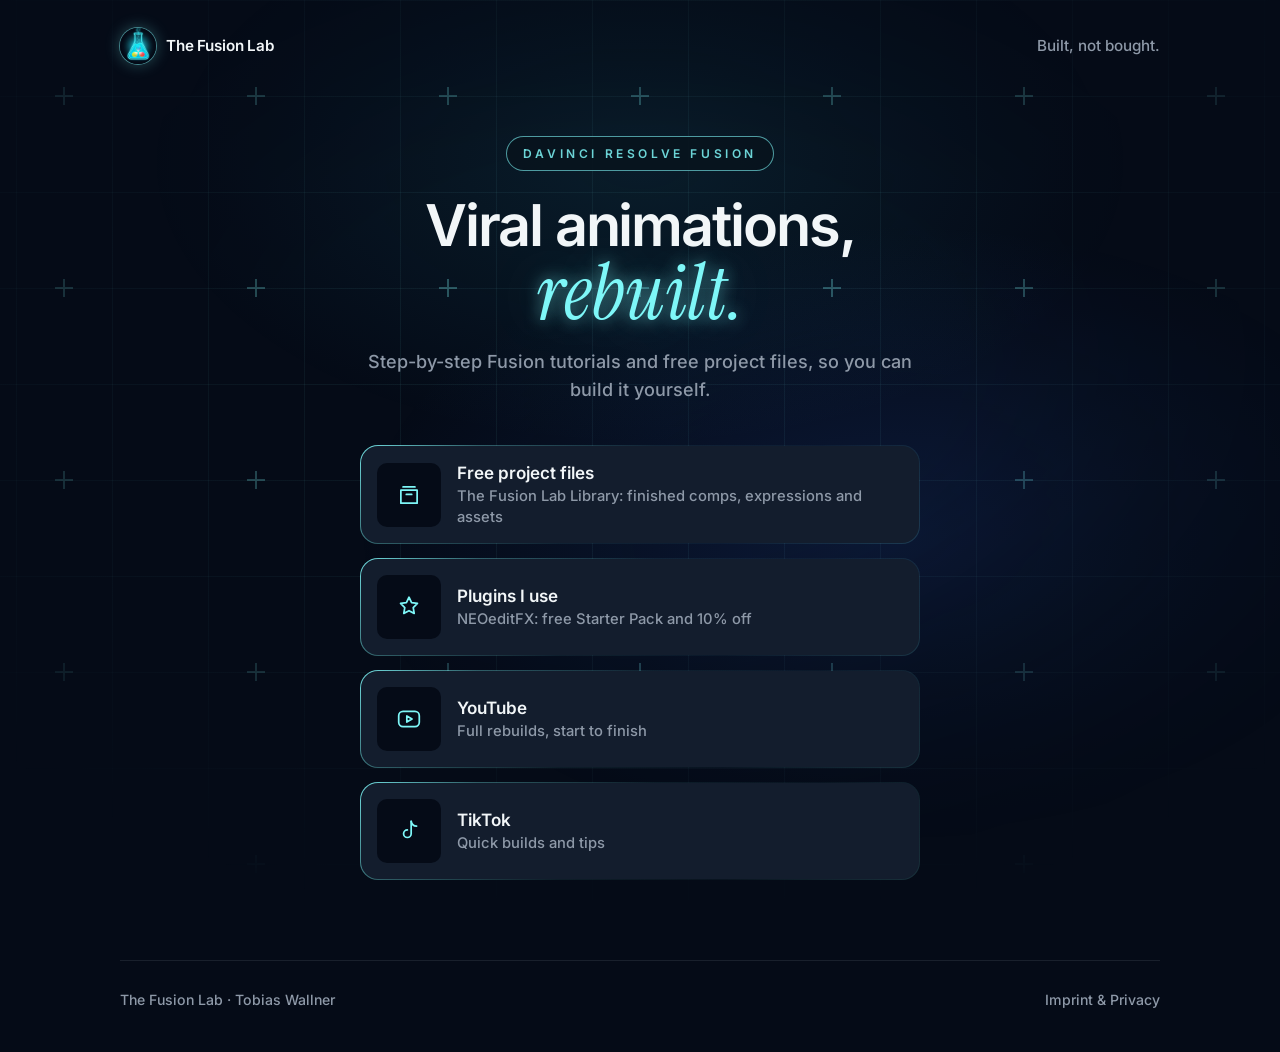
<file: index.html>
<!doctype html>
<html lang="en">
<head>
  <meta charset="utf-8">
  <meta name="viewport" content="width=device-width, initial-scale=1">
  <title>The Fusion Lab · DaVinci Resolve Fusion tutorials and free project files</title>
  <meta name="description" content="Viral motion graphics rebuilt in DaVinci Resolve Fusion. Free project files, tutorials on YouTube and TikTok.">
  <meta property="og:title" content="The Fusion Lab">
  <meta property="og:description" content="Viral motion graphics rebuilt in DaVinci Resolve Fusion. Built, not bought.">
  <meta property="og:image" content="https://thefusionlabfx.com/assets/logo-512.jpg">
  <meta name="theme-color" content="#050B17">
  <link rel="preload" href="assets/fonts/inter-var.woff2" as="font" type="font/woff2" crossorigin>
  <link rel="icon" type="image/png" href="assets/favicon-64.png">
  <link rel="apple-touch-icon" href="assets/apple-touch-icon.png">
  <link rel="stylesheet" href="assets/site.css?v=20261121b">
  <style>
    .hub { max-width: 560px; margin: 0 auto; padding: 72px 0 80px; text-align: center; }
    .hub h1 { margin: 24px 0 0; font-size: clamp(2.4rem, 8vw, 3.6rem); line-height: 1.05; letter-spacing: -.035em; font-weight: 600; }
    .hub .lead { margin-top: 18px; }
    .links { display: grid; gap: 14px; margin-top: 40px; text-align: left; }
    .links a.card { display: flex; gap: 16px; align-items: center; padding: 16px; color: var(--white); text-decoration: none; transition: transform .15s ease; }
    .links a.card:hover { transform: translateY(-2px); }
    .links img { width: 64px; height: 64px; border-radius: 10px; object-fit: cover; flex: none; }
    .links .ico { width: 64px; height: 64px; border-radius: 10px; background: var(--navy); display: grid; place-items: center; flex: none; }
    .links .ico svg { width: 26px; height: 26px; stroke: var(--cyan); fill: none; stroke-width: 1.6; stroke-linecap: round; stroke-linejoin: round; }
    .links strong { display: block; font-weight: 600; }
    .links span span { display: block; margin-top: 2px; color: var(--grey); font-size: .92rem; line-height: 1.4; }
    .links strong { line-height: 1.3; }
  </style>
</head>
<body>
  <div class="wrap">
    <header class="top">
      <a class="brand" href="./"><img src="assets/logo-192.jpg" width="36" height="36" alt="">The Fusion Lab</a>
      <span class="claim">Built, not bought.</span>
    </header>

    <main class="hub">
      <span class="pill rise d1">DaVinci Resolve Fusion</span>
      <h1 class="rise d2">Viral animations, <span class="special inline">rebuilt.</span></h1>
      <p class="lead rise d3">Step-by-step Fusion tutorials and free project files, so you can build it yourself.</p>

      <nav class="links rise d4">
        <a class="card" href="library/">
          <span class="ico"><svg viewBox="0 0 24 24"><path d="M4.5 7.5h15v12h-15z"/><path d="M6.5 4.5h11M9.5 11.5h5"/></svg></span>
          <span><strong>Free project files</strong><span>The Fusion Lab Library: finished comps, expressions and assets</span></span>
        </a>
        <a class="card" href="tools/">
          <span class="ico"><svg viewBox="0 0 24 24"><path d="M12 3l2.4 4.9 5.4.8-3.9 3.8.9 5.4L12 15.4 7.2 17.9l.9-5.4-3.9-3.8 5.4-.8z"/></svg></span>
          <span><strong>Plugins I use</strong><span>NEOeditFX: free Starter Pack and 10% off</span></span>
        </a>
        <a class="card" href="https://www.youtube.com/@thefusionlabfx?sub_confirmation=1">
          <span class="ico"><svg viewBox="0 0 24 24"><rect x="2.5" y="5" width="19" height="14" rx="4"/><path d="M10 9.2v5.6l4.8-2.8z"/></svg></span>
          <span><strong>YouTube</strong><span>Full rebuilds, start to finish</span></span>
        </a>
        <a class="card" href="https://www.tiktok.com/@thefusionlabfx">
          <span class="ico"><svg viewBox="0 0 24 24"><path d="M14 3v11.5a3.5 3.5 0 1 1-3.5-3.5"/><path d="M14 3c.4 2.6 2.2 4.4 5 4.6"/></svg></span>
          <span><strong>TikTok</strong><span>Quick builds and tips</span></span>
        </a>
      </nav>
    </main>

    <footer class="foot">
      <span>The Fusion Lab · Tobias Wallner</span>
      <nav><a href="legal.html">Imprint &amp; Privacy</a></nav>
    </footer>
  </div>
  <!-- Cloudflare Web Analytics (cookielos, siehe legal.html#privacy) -->
  <script type="module" src="https://static.cloudflareinsights.com/beacon.min.js" data-cf-beacon='{"token": "582ed70f904c4263ada892747ebbc93d"}'></script>
</body>
</html>
</file>
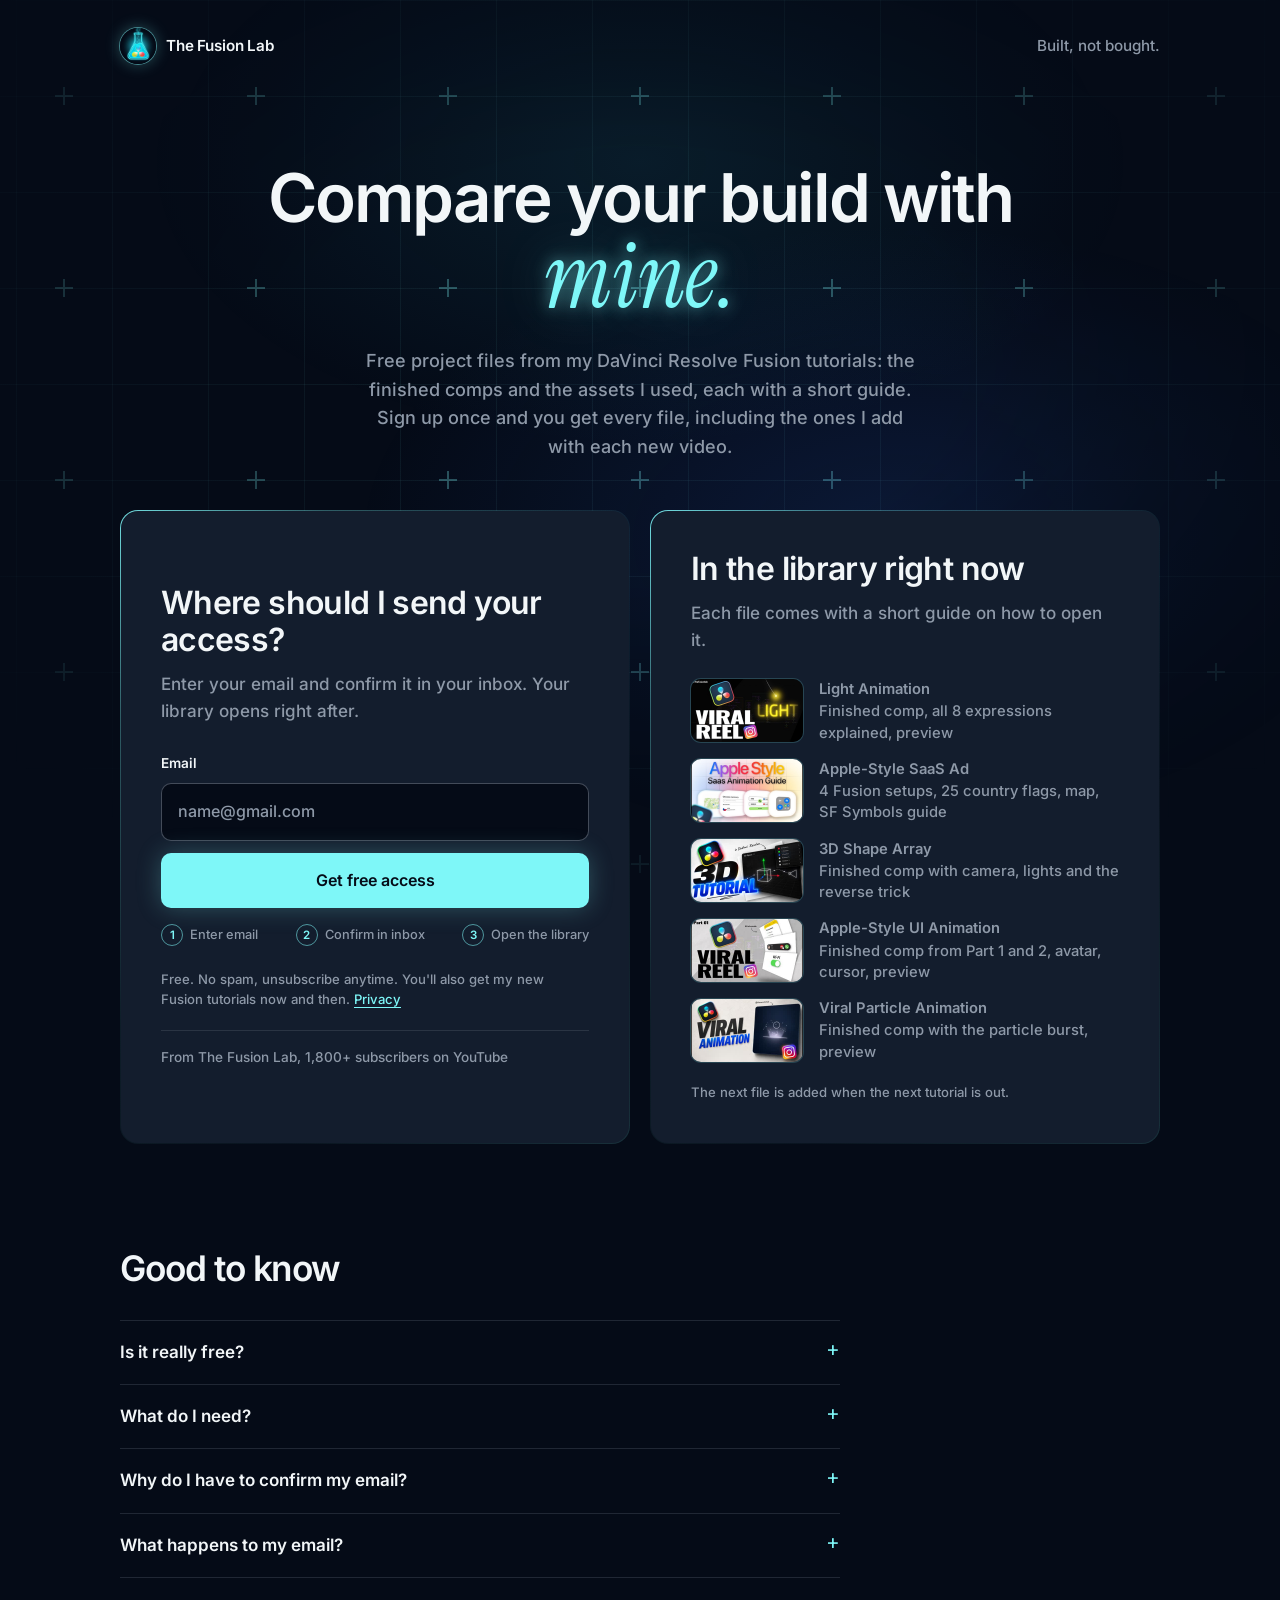
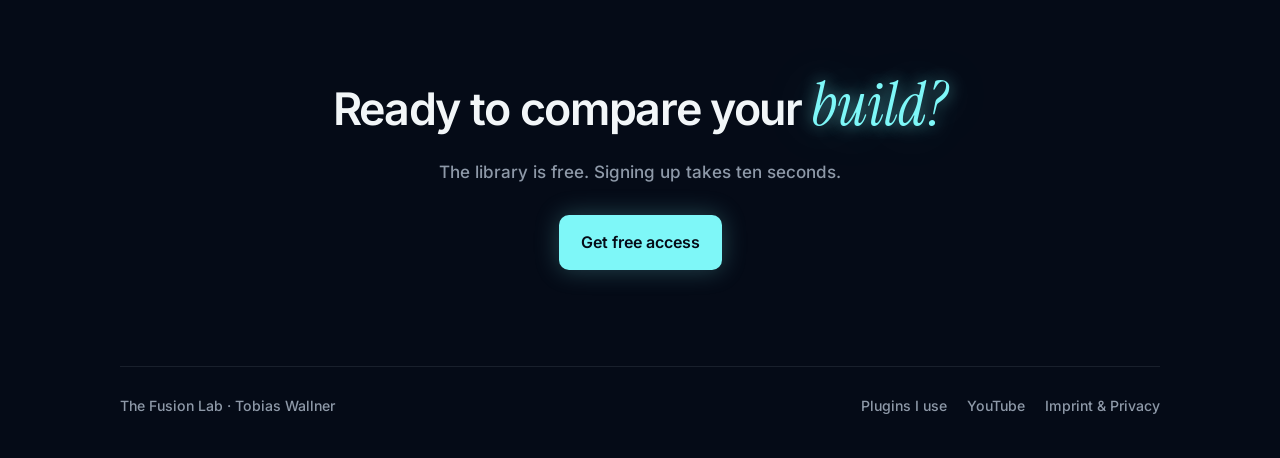
<file: library/index.html>
<!doctype html>
<html lang="en">
<head>
  <meta charset="utf-8">
  <meta name="viewport" content="width=device-width, initial-scale=1">
  <title>Free Fusion project files · The Fusion Lab Library</title>
  <meta name="description" content="Free DaVinci Resolve Fusion project files from The Fusion Lab tutorials: finished comps, every expression as text and the assets. Sign up once, get every file.">
  <meta property="og:title" content="The Fusion Lab Library: free Fusion project files">
  <meta property="og:description" content="Finished comps, every expression as text and the assets from my DaVinci Resolve Fusion tutorials. Free.">
  <meta property="og:type" content="website">
  <meta property="og:image" content="https://thefusionlabfx.com/assets/logo-512.jpg">
  <meta property="og:url" content="https://thefusionlabfx.com/library/">
  <meta name="theme-color" content="#050B17">
  <link rel="preload" href="../assets/fonts/inter-var.woff2" as="font" type="font/woff2" crossorigin>
  <link rel="icon" type="image/png" href="../assets/favicon-64.png">
  <link rel="apple-touch-icon" href="../assets/apple-touch-icon.png">
  <link rel="stylesheet" href="../assets/site.css?v=20261121b">
</head>
<body>
  <div class="wrap">
    <header class="top">
      <a class="brand" href="../"><img src="../assets/logo-192.jpg" width="36" height="36" alt="">The Fusion Lab</a>
      <span class="claim">Built, not bought.</span>
    </header>

    <main>
      <section class="hero">
        <h1 class="rise d1 h-offer">Compare your build with <span class="special inline">mine.</span></h1>
        <p class="lead rise d2">Free project files from my DaVinci Resolve Fusion tutorials: the finished comps and the assets I used, each with a short guide. Sign up once and you get every file, including the ones I add with each new video.</p>
      </section>

      <section class="offer">
        <div class="card signup rise d3">
          <h2>Where should I send your access?</h2>
          <p>Enter your email and confirm it in your inbox. Your library opens right after.</p>

          <!-- Formular geht an Kit-Formular "Library" (Bestätigung führt in die private Library). -->
          <form id="signup" action="https://app.kit.com/forms/10219867/subscriptions" method="post" data-thanks="thanks.html" novalidate>
            <label class="field-label" for="email">Email</label>
            <input id="email" type="email" name="email_address" placeholder="name@gmail.com" autocomplete="email" inputmode="email" autocapitalize="off" spellcheck="false" required>
            <p class="hint" id="typo" hidden></p>
            <button class="btn" type="submit">Get free access</button>
            <p class="error" id="form-error" role="alert" aria-live="polite"></p>
            <ol class="steps" aria-label="How it works">
              <li><b>1</b>Enter email</li>
              <li><b>2</b>Confirm in inbox</li>
              <li><b>3</b>Open the library</li>
            </ol>
            <p class="fine">Free. No spam, unsubscribe anytime. You'll also get my new Fusion tutorials now and then. <a href="../legal.html#privacy">Privacy</a></p>
          </form>
          <p class="proof">From The Fusion Lab, 1,800+ subscribers on YouTube</p>
        </div>

        <div class="card signup rise d4">
          <h2>In the library right now</h2>
          <p>Each file comes with a short guide on how to open it.</p>
          <ul class="shelf-preview" style="margin-top:24px">
            <li><img src="../assets/lib-light.jpg" width="224" height="126" alt=""><span><strong>Light Animation</strong><span>Finished comp, all 8 expressions explained, preview</span></span></li>
            <li><img src="../assets/lib-saas.jpg" width="224" height="126" alt=""><span><strong>Apple-Style SaaS Ad</strong><span>4 Fusion setups, 25 country flags, map, SF Symbols guide</span></span></li>
            <li><img src="../assets/lib-shape3d.jpg" width="224" height="126" alt="" loading="lazy"><span><strong>3D Shape Array</strong><span>Finished comp with camera, lights and the reverse trick</span></span></li>
            <li><img src="../assets/lib-apple.jpg" width="224" height="126" alt="" loading="lazy"><span><strong>Apple-Style UI Animation</strong><span>Finished comp from Part 1 and 2, avatar, cursor, preview</span></span></li>
            <li><img src="../assets/lib-viral.jpg" width="224" height="126" alt="" loading="lazy"><span><strong>Viral Particle Animation</strong><span>Finished comp with the particle burst, preview</span></span></li>
          </ul>
          <p class="fine" style="margin-top:20px">The next file is added when the next tutorial is out.</p>
        </div>
      </section>

      <section class="section faq">
        <h2>Good to know</h2>
        <details>
          <summary>Is it really free?</summary>
          <p>Yes. Enter your email, confirm it, and the library opens with every file.</p>
        </details>
        <details>
          <summary>What do I need?</summary>
          <p>DaVinci Resolve. Each file says which version it was built in and whether it needs anything else, like a font or a plugin.</p>
        </details>
        <details>
          <summary>Why do I have to confirm my email?</summary>
          <p>So the access goes to you and nobody can sign you up without asking. It's one click in the email.</p>
        </details>
        <details>
          <summary>What happens to my email?</summary>
          <p>It's stored with Kit, the email service I use, only to send you the library and my emails. Every email has an unsubscribe link. Details in the <a href="../legal.html#privacy">privacy notice</a>.</p>
        </details>
      </section>

      <section class="section final-cta">
        <h2>Ready to compare your <span class="special inline">build?</span></h2>
        <p>The library is free. Signing up takes ten seconds.</p>
        <a class="btn" href="#email" id="to-form">Get free access</a>
      </section>
    </main>

    <footer class="foot">
      <span>The Fusion Lab · Tobias Wallner</span>
      <nav>
        <a href="../tools/">Plugins I use</a>
        <a href="https://www.youtube.com/@thefusionlabfx">YouTube</a>
        <a href="../legal.html">Imprint &amp; Privacy</a>
      </nav>
    </footer>
  </div>

  <script>
    // Sendet die E-Mail im Hintergrund an Kit und leitet bei Erfolg auf die Danke-Seite.
    // Ohne JavaScript oder bei Netzwerkfehlern geht das Formular normal an Kit.
    (function () {
      var form = document.getElementById("signup");
      var input = form.email_address;
      var btn = form.querySelector("button");
      var err = document.getElementById("form-error");
      var typo = document.getElementById("typo");
      var label = btn.textContent;
      var DOMAINS = ["gmail.com", "yahoo.com", "hotmail.com", "outlook.com", "icloud.com", "live.com",
                     "rediffmail.com", "yahoo.co.in", "protonmail.com", "gmx.de", "gmx.at", "web.de"];

      function dist(a, b) {
        var m = [], i, j;
        for (i = 0; i <= a.length; i++) { m[i] = [i]; }
        for (j = 0; j <= b.length; j++) { m[0][j] = j; }
        for (i = 1; i <= a.length; i++) {
          for (j = 1; j <= b.length; j++) {
            m[i][j] = Math.min(m[i - 1][j] + 1, m[i][j - 1] + 1, m[i - 1][j - 1] + (a[i - 1] === b[j - 1] ? 0 : 1));
          }
        }
        return m[a.length][b.length];
      }

      // Tippfehler in der Domain erkennen, z. B. gmial.com oder gmail.con
      function suggest() {
        var v = input.value.trim().toLowerCase(), at = v.lastIndexOf("@");
        typo.hidden = true;
        if (at < 1) { return; }
        var dom = v.slice(at + 1);
        if (!dom || DOMAINS.indexOf(dom) !== -1) { return; }
        var best = null, bestD = 3;
        DOMAINS.forEach(function (d) { var x = dist(dom, d); if (x < bestD) { bestD = x; best = d; } });
        if (best) {
          var fixed = v.slice(0, at + 1) + best;
          var b = document.createElement("button");
          b.type = "button"; b.className = "link"; b.textContent = fixed;
          b.onclick = function () { input.value = fixed; typo.hidden = true; input.focus(); };
          typo.textContent = "Did you mean ";
          typo.appendChild(b);
          typo.appendChild(document.createTextNode("?"));
          typo.hidden = false;
        }
      }
      input.addEventListener("blur", suggest);
      input.addEventListener("input", function () { err.textContent = ""; if (!typo.hidden) { suggest(); } });

      form.addEventListener("submit", function (e) {
        e.preventDefault();
        var email = input.value.trim();
        if (!/^[^\s@]+@[^\s@]+\.[^\s@]+$/.test(email)) {
          err.textContent = "Please enter a valid email address, for example name@gmail.com.";
          input.focus();
          return;
        }
        err.textContent = "";
        btn.disabled = true;
        btn.textContent = "Sending…";
        try { sessionStorage.setItem("tfl_email", email); } catch (x) {}

        fetch(form.action, {
          method: "POST",
          headers: { "Accept": "application/json" },
          body: new URLSearchParams(new FormData(form))
        })
          .then(function (res) { return res.json().then(function (data) { return { ok: res.ok, data: data }; }); })
          .then(function (r) {
            if (r.ok && r.data && r.data.status !== "failed") {
              window.location.href = form.getAttribute("data-thanks");
              return;
            }
            var msg = r.data && r.data.errors && r.data.errors.messages && r.data.errors.messages[0];
            err.textContent = msg || "Something went wrong. Please try again.";
            btn.disabled = false;
            btn.textContent = label;
          })
          .catch(function () { form.submit(); });
      });

      // Zweiter Button am Seitenende: zum Feld springen und es aktivieren
      var to = document.getElementById("to-form");
      if (to) {
        to.addEventListener("click", function (e) {
          e.preventDefault();
          input.scrollIntoView({ behavior: "smooth", block: "center" });
          setTimeout(function () { input.focus({ preventScroll: true }); }, 450);
        });
      }
    })();
  </script>
  <!-- Cloudflare Web Analytics (cookielos, siehe legal.html#privacy) -->
  <script type="module" src="https://static.cloudflareinsights.com/beacon.min.js" data-cf-beacon='{"token": "582ed70f904c4263ada892747ebbc93d"}'></script>
</body>
</html>
</file>
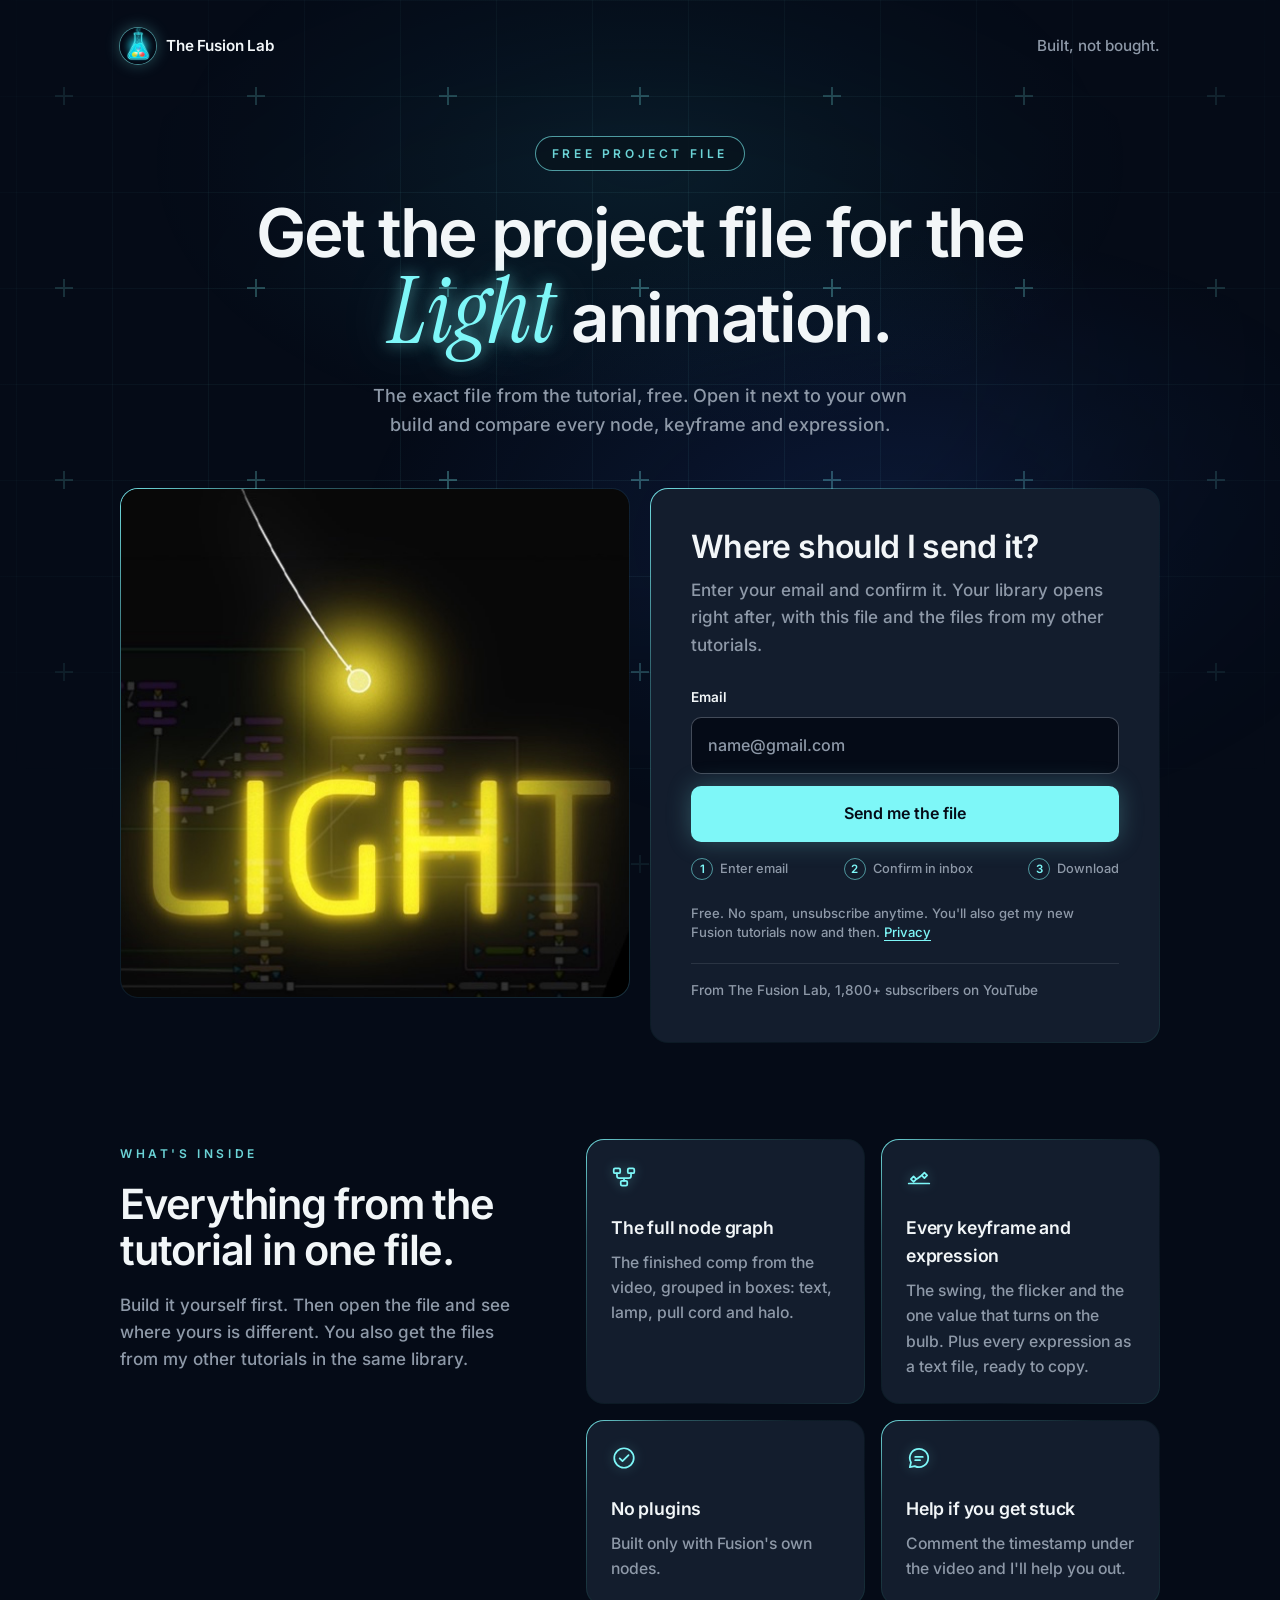
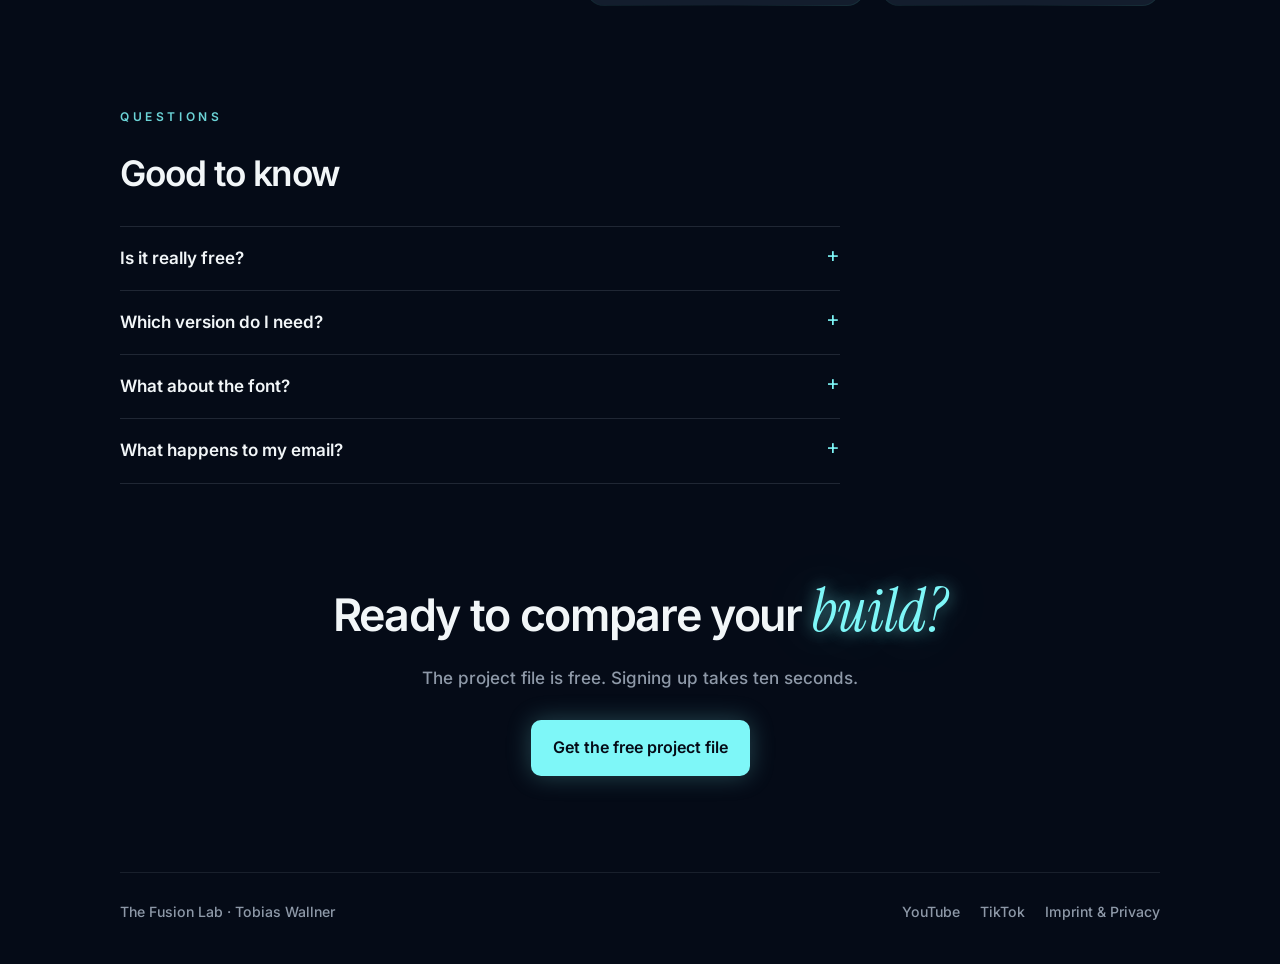
<file: light/index.html>
<!doctype html>
<html lang="en">
<head>
  <meta charset="utf-8">
  <meta name="viewport" content="width=device-width, initial-scale=1">
  <title>Free project file: Light Animation in DaVinci Resolve Fusion</title>
  <meta name="description" content="Get the free project file for the Light Animation tutorial. Every node, keyframe and expression from the video, built in DaVinci Resolve Fusion with no plugins.">
  <meta property="og:title" content="Free project file: Light Animation in DaVinci Resolve Fusion">
  <meta property="og:description" content="Every node, keyframe and expression from the tutorial. Built in Fusion, no plugins.">
  <meta property="og:type" content="website">
  <meta property="og:image" content="https://thefusionlabfx.com/assets/light-square.jpg">
  <meta property="og:url" content="https://thefusionlabfx.com/light/">
  <meta name="theme-color" content="#050B17">
  <link rel="preload" href="../assets/fonts/inter-var.woff2" as="font" type="font/woff2" crossorigin>
  <link rel="icon" type="image/png" href="../assets/favicon-64.png">
  <link rel="apple-touch-icon" href="../assets/apple-touch-icon.png">
  <link rel="stylesheet" href="../assets/site.css?v=20261121b">
</head>
<body>
  <div class="wrap">
    <header class="top">
      <a class="brand" href="../"><img src="../assets/logo-192.jpg" width="36" height="36" alt="">The Fusion Lab</a>
      <span class="claim">Built, not bought.</span>
    </header>

    <main>
      <section class="hero">
        <span class="pill rise d1">Free project file</span>
        <h1 class="rise d2 h-offer">Get the project file for the <span class="special inline">Light</span> animation.</h1>
        <p class="lead rise d3">The exact file from the tutorial, free. Open it next to your own build and compare every node, keyframe and expression.</p>
      </section>

      <section class="offer">
        <div class="card media rise d4">
          <img src="../assets/light-square.jpg" width="1020" height="1020" alt="The glowing LIGHT text with a swinging bulb, built in DaVinci Resolve Fusion">
        </div>

        <div class="card signup rise d5">
          <h2>Where should I send it?</h2>
          <p>Enter your email and confirm it. Your library opens right after, with this file and the files from my other tutorials.</p>

          <!-- Formular geht an die Kit-Landing-Page 10209121 (Bestätigungs-Mail mit Download, Automation, Willkommens-Serie). -->
          <form id="signup" action="https://app.kit.com/forms/10209121/subscriptions" method="post" data-thanks="thanks.html" novalidate>
            <label class="field-label" for="email">Email</label>
            <input id="email" type="email" name="email_address" placeholder="name@gmail.com" autocomplete="email" inputmode="email" autocapitalize="off" spellcheck="false" required>
            <p class="hint" id="typo" hidden></p>
            <button class="btn" type="submit">Send me the file</button>
            <p class="error" id="form-error" role="alert" aria-live="polite"></p>
            <ol class="steps" aria-label="How it works">
              <li><b>1</b>Enter email</li>
              <li><b>2</b>Confirm in inbox</li>
              <li><b>3</b>Download</li>
            </ol>
            <p class="fine">Free. No spam, unsubscribe anytime. You'll also get my new Fusion tutorials now and then. <a href="../legal.html#privacy">Privacy</a></p>
          </form>
          <p class="proof">From The Fusion Lab, 1,800+ subscribers on YouTube</p>
        </div>
      </section>

      <section class="section">
        <div class="inside">
          <div class="intro">
            <span class="label">What's inside</span>
            <h2>Everything from the tutorial in one file.</h2>
            <p>Build it yourself first. Then open the file and see where yours is different. You also get the files from my other tutorials in the same library.</p>
          </div>

          <div class="features">
            <div class="card feature">
              <svg viewBox="0 0 24 24" aria-hidden="true"><rect x="2.5" y="4" width="6" height="4.5" rx="1.2"/><rect x="15.5" y="4" width="6" height="4.5" rx="1.2"/><rect x="9" y="15.5" width="6" height="4.5" rx="1.2"/><path d="M5.5 8.5v2.5a2 2 0 0 0 2 2h9a2 2 0 0 0 2-2V8.5M12 13v2.5"/></svg>
              <h3>The full node graph</h3>
              <p>The finished comp from the video, grouped in boxes: text, lamp, pull cord and halo.</p>
            </div>
            <div class="card feature">
              <svg viewBox="0 0 24 24" aria-hidden="true"><path d="M2.5 18h19"/><path d="M7 11.5l2.5 2.5L7 16.5 4.5 14z"/><path d="M17 8l2.5 2.5L17 13l-2.5-2.5z"/><path d="M9.5 14c2-1 3.5-2.5 5-3.5"/></svg>
              <h3>Every keyframe and expression</h3>
              <p>The swing, the flicker and the one value that turns on the bulb. Plus every expression as a text file, ready to copy.</p>
            </div>
            <div class="card feature">
              <svg viewBox="0 0 24 24" aria-hidden="true"><circle cx="12" cy="12" r="9"/><path d="M8 12.3l2.6 2.6L16.2 9.3"/></svg>
              <h3>No plugins</h3>
              <p>Built only with Fusion's own nodes.</p>
            </div>
            <div class="card feature">
              <svg viewBox="0 0 24 24" aria-hidden="true"><path d="M20.5 12a8.5 8.5 0 0 1-12.4 7.5L3.5 20.5l1.1-4.3A8.5 8.5 0 1 1 20.5 12z"/><path d="M8.5 11h7M8.5 14h4.5"/></svg>
              <h3>Help if you get stuck</h3>
              <p>Comment the timestamp under the video and I'll help you out.</p>
            </div>
          </div>
        </div>
      </section>

      <section class="section faq">
        <span class="label">Questions</span>
        <h2>Good to know</h2>
        <details>
          <summary>Is it really free?</summary>
          <p>Yes. Enter your email, confirm it, and your library opens with the file at the top.</p>
        </details>
        <details>
          <summary>Which version do I need?</summary>
          <p>It was built in DaVinci Resolve 21 with Fusion's own nodes only, no plugins. Older versions may not open it correctly.</p>
        </details>
        <details>
          <summary>What about the font?</summary>
          <p>The text uses Neo Sans Arabic, a commercial font. If you don't have it, Fusion uses another font and everything else works the same.</p>
        </details>
        <details>
          <summary>What happens to my email?</summary>
          <p>It's stored with Kit, the email service I use, only to send you the file and my emails. Every email has an unsubscribe link. Details in the <a href="../legal.html#privacy">privacy notice</a>.</p>
        </details>
      </section>

      <section class="section final-cta">
        <h2>Ready to compare your <span class="special inline">build?</span></h2>
        <p>The project file is free. Signing up takes ten seconds.</p>
        <a class="btn" href="#email" id="to-form">Get the free project file</a>
      </section>
    </main>

    <footer class="foot">
      <span>The Fusion Lab · Tobias Wallner</span>
      <nav>
        <a href="https://www.youtube.com/@thefusionlabfx">YouTube</a>
        <a href="https://www.tiktok.com/@thefusionlabfx">TikTok</a>
        <a href="../legal.html">Imprint &amp; Privacy</a>
      </nav>
    </footer>
  </div>

  <script>
    // Sendet die E-Mail im Hintergrund an Kit und leitet bei Erfolg auf die Danke-Seite.
    // Ohne JavaScript oder bei Netzwerkfehlern geht das Formular normal an Kit.
    (function () {
      var form = document.getElementById("signup");
      var input = form.email_address;
      var btn = form.querySelector("button");
      var err = document.getElementById("form-error");
      var typo = document.getElementById("typo");
      var label = btn.textContent;
      var DOMAINS = ["gmail.com", "yahoo.com", "hotmail.com", "outlook.com", "icloud.com", "live.com",
                     "rediffmail.com", "yahoo.co.in", "protonmail.com", "gmx.de", "gmx.at", "web.de"];

      function dist(a, b) {
        var m = [], i, j;
        for (i = 0; i <= a.length; i++) { m[i] = [i]; }
        for (j = 0; j <= b.length; j++) { m[0][j] = j; }
        for (i = 1; i <= a.length; i++) {
          for (j = 1; j <= b.length; j++) {
            m[i][j] = Math.min(m[i - 1][j] + 1, m[i][j - 1] + 1, m[i - 1][j - 1] + (a[i - 1] === b[j - 1] ? 0 : 1));
          }
        }
        return m[a.length][b.length];
      }

      // Tippfehler in der Domain erkennen, z. B. gmial.com oder gmail.con
      function suggest() {
        var v = input.value.trim().toLowerCase(), at = v.lastIndexOf("@");
        typo.hidden = true;
        if (at < 1) { return; }
        var dom = v.slice(at + 1);
        if (!dom || DOMAINS.indexOf(dom) !== -1) { return; }
        var best = null, bestD = 3;
        DOMAINS.forEach(function (d) { var x = dist(dom, d); if (x < bestD) { bestD = x; best = d; } });
        if (best) {
          var fixed = v.slice(0, at + 1) + best;
          var b = document.createElement("button");
          b.type = "button"; b.className = "link"; b.textContent = fixed;
          b.onclick = function () { input.value = fixed; typo.hidden = true; input.focus(); };
          typo.textContent = "Did you mean ";
          typo.appendChild(b);
          typo.appendChild(document.createTextNode("?"));
          typo.hidden = false;
        }
      }
      input.addEventListener("blur", suggest);
      input.addEventListener("input", function () { err.textContent = ""; if (!typo.hidden) { suggest(); } });

      form.addEventListener("submit", function (e) {
        e.preventDefault();
        var email = input.value.trim();
        if (!/^[^\s@]+@[^\s@]+\.[^\s@]+$/.test(email)) {
          err.textContent = "Please enter a valid email address, for example name@gmail.com.";
          input.focus();
          return;
        }
        err.textContent = "";
        btn.disabled = true;
        btn.textContent = "Sending…";
        try { sessionStorage.setItem("tfl_email", email); } catch (x) {}

        fetch(form.action, {
          method: "POST",
          headers: { "Accept": "application/json" },
          body: new URLSearchParams(new FormData(form))
        })
          .then(function (res) { return res.json().then(function (data) { return { ok: res.ok, data: data }; }); })
          .then(function (r) {
            if (r.ok && r.data && r.data.status !== "failed") {
              window.location.href = form.getAttribute("data-thanks");
              return;
            }
            var msg = r.data && r.data.errors && r.data.errors.messages && r.data.errors.messages[0];
            err.textContent = msg || "Something went wrong. Please try again.";
            btn.disabled = false;
            btn.textContent = label;
          })
          .catch(function () { form.submit(); });
      });

      // Zweiter Button am Seitenende: zum Feld springen und es aktivieren
      var to = document.getElementById("to-form");
      if (to) {
        to.addEventListener("click", function (e) {
          e.preventDefault();
          input.scrollIntoView({ behavior: "smooth", block: "center" });
          setTimeout(function () { input.focus({ preventScroll: true }); }, 450);
        });
      }
    })();
  </script>
  <!-- Cloudflare Web Analytics (cookielos, siehe legal.html#privacy) -->
  <script type="module" src="https://static.cloudflareinsights.com/beacon.min.js" data-cf-beacon='{"token": "582ed70f904c4263ada892747ebbc93d"}'></script>
</body>
</html>
</file>
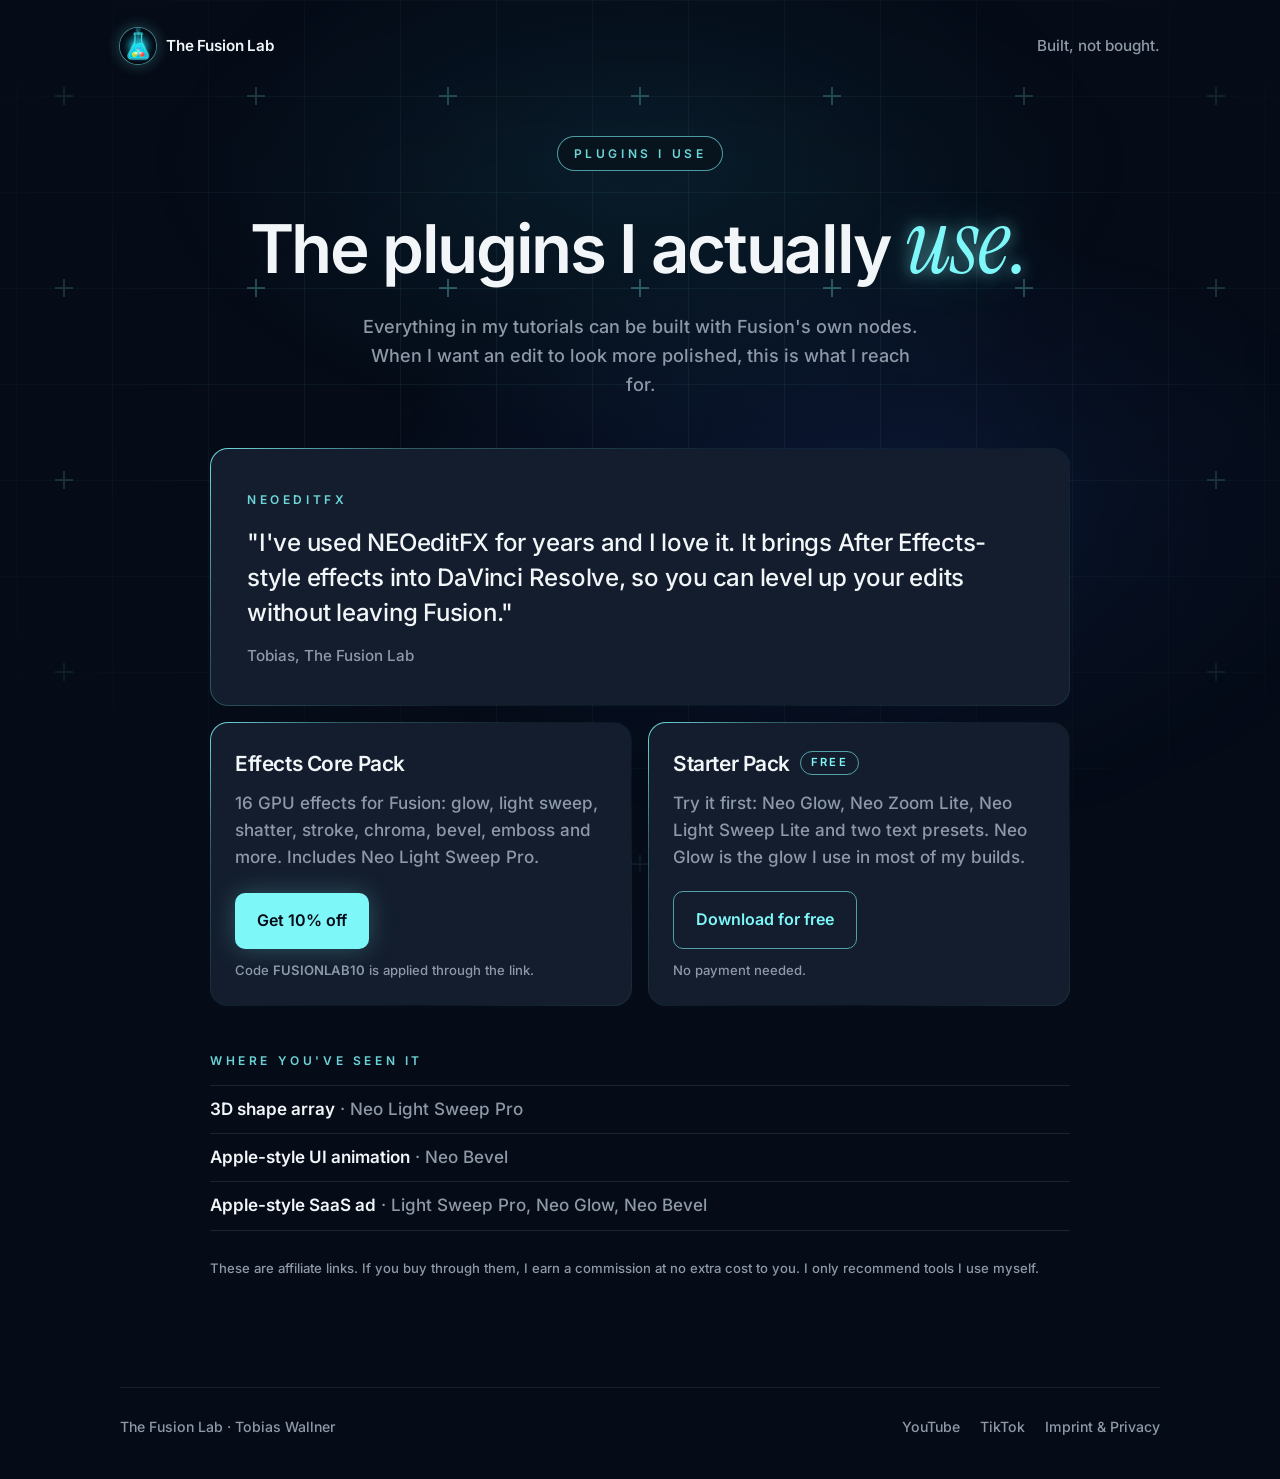
<file: tools/index.html>
<!doctype html>
<html lang="en">
<head>
  <meta charset="utf-8">
  <meta name="viewport" content="width=device-width, initial-scale=1">
  <title>Plugins I use · The Fusion Lab</title>
  <meta name="description" content="The DaVinci Resolve plugins Tobias from The Fusion Lab uses: NEOeditFX Effects Core Pack and the free Starter Pack. 10% off with code FUSIONLAB10.">
  <meta property="og:title" content="Plugins I use · The Fusion Lab">
  <meta property="og:description" content="NEOeditFX: After Effects-style effects inside DaVinci Resolve. Free Starter Pack, 10% off the Effects Core Pack.">
  <meta property="og:image" content="https://thefusionlabfx.com/assets/logo-512.jpg">
  <meta property="og:url" content="https://thefusionlabfx.com/tools/">
  <meta name="theme-color" content="#050B17">
  <link rel="preload" href="../assets/fonts/inter-var.woff2" as="font" type="font/woff2" crossorigin>
  <link rel="icon" type="image/png" href="../assets/favicon-64.png">
  <link rel="apple-touch-icon" href="../assets/apple-touch-icon.png">
  <link rel="stylesheet" href="../assets/site.css?v=20261121b">
</head>
<body>
  <div class="wrap">
    <header class="top">
      <a class="brand" href="../"><img src="../assets/logo-192.jpg" width="36" height="36" alt="">The Fusion Lab</a>
      <span class="claim">Built, not bought.</span>
    </header>

    <main>
      <section class="hero">
        <span class="pill rise d1">Plugins I use</span>
        <h1 class="rise d2 h-offer">The plugins I actually <span class="special inline">use.</span></h1>
        <p class="lead rise d3">Everything in my tutorials can be built with Fusion's own nodes. When I want an edit to look more polished, this is what I reach for.</p>
      </section>

      <section class="section tool rise d4">
        <div class="card tool-quote">
          <span class="label">NEOeditFX</span>
          <blockquote>"I've used NEOeditFX for years and I love it. It brings After Effects-style effects into DaVinci Resolve, so you can level up your edits without leaving Fusion."</blockquote>
          <p class="who">Tobias, The Fusion Lab</p>
        </div>

        <div class="tool-grid">
          <div class="card tool-offer">
            <h2>Effects Core Pack</h2>
            <p>16 GPU effects for Fusion: glow, light sweep, shatter, stroke, chroma, bevel, emboss and more. Includes Neo Light Sweep Pro.</p>
            <a class="btn" href="https://neoeditfx.com/r/FUSIONLAB10?v=website" target="_blank" rel="sponsored noopener">Get 10% off</a>
            <p class="fine">Code <strong>FUSIONLAB10</strong> is applied through the link.</p>
          </div>
          <div class="card tool-offer">
            <h2>Starter Pack <span class="free">Free</span></h2>
            <p>Try it first: Neo Glow, Neo Zoom Lite, Neo Light Sweep Lite and two text presets. Neo Glow is the glow I use in most of my builds.</p>
            <a class="btn btn-ghost" href="https://neoeditfx.com/r/FUSIONLAB10/starter-pack" target="_blank" rel="sponsored noopener">Download for free</a>
            <p class="fine">No payment needed.</p>
          </div>
        </div>

        <div class="used-in">
          <span class="label">Where you've seen it</span>
          <ul>
            <li><a href="https://youtu.be/DhHoqJD-jU4">3D shape array</a> · Neo Light Sweep Pro</li>
            <li><a href="https://youtu.be/MmnxqsyATnQ">Apple-style UI animation</a> · Neo Bevel</li>
            <li><a href="https://youtu.be/7LHq-C7e8eA">Apple-style SaaS ad</a> · Light Sweep Pro, Neo Glow, Neo Bevel</li>
          </ul>
        </div>

        <p class="fine disclosure">These are affiliate links. If you buy through them, I earn a commission at no extra cost to you. I only recommend tools I use myself.</p>
      </section>
    </main>

    <footer class="foot">
      <span>The Fusion Lab · Tobias Wallner</span>
      <nav>
        <a href="https://www.youtube.com/@thefusionlabfx">YouTube</a>
        <a href="https://www.tiktok.com/@thefusionlabfx">TikTok</a>
        <a href="../legal.html">Imprint &amp; Privacy</a>
      </nav>
    </footer>
  </div>
  <!-- Cloudflare Web Analytics (cookielos, siehe legal.html#privacy) -->
  <script type="module" src="https://static.cloudflareinsights.com/beacon.min.js" data-cf-beacon='{"token": "582ed70f904c4263ada892747ebbc93d"}'></script>
</body>
</html>
</file>
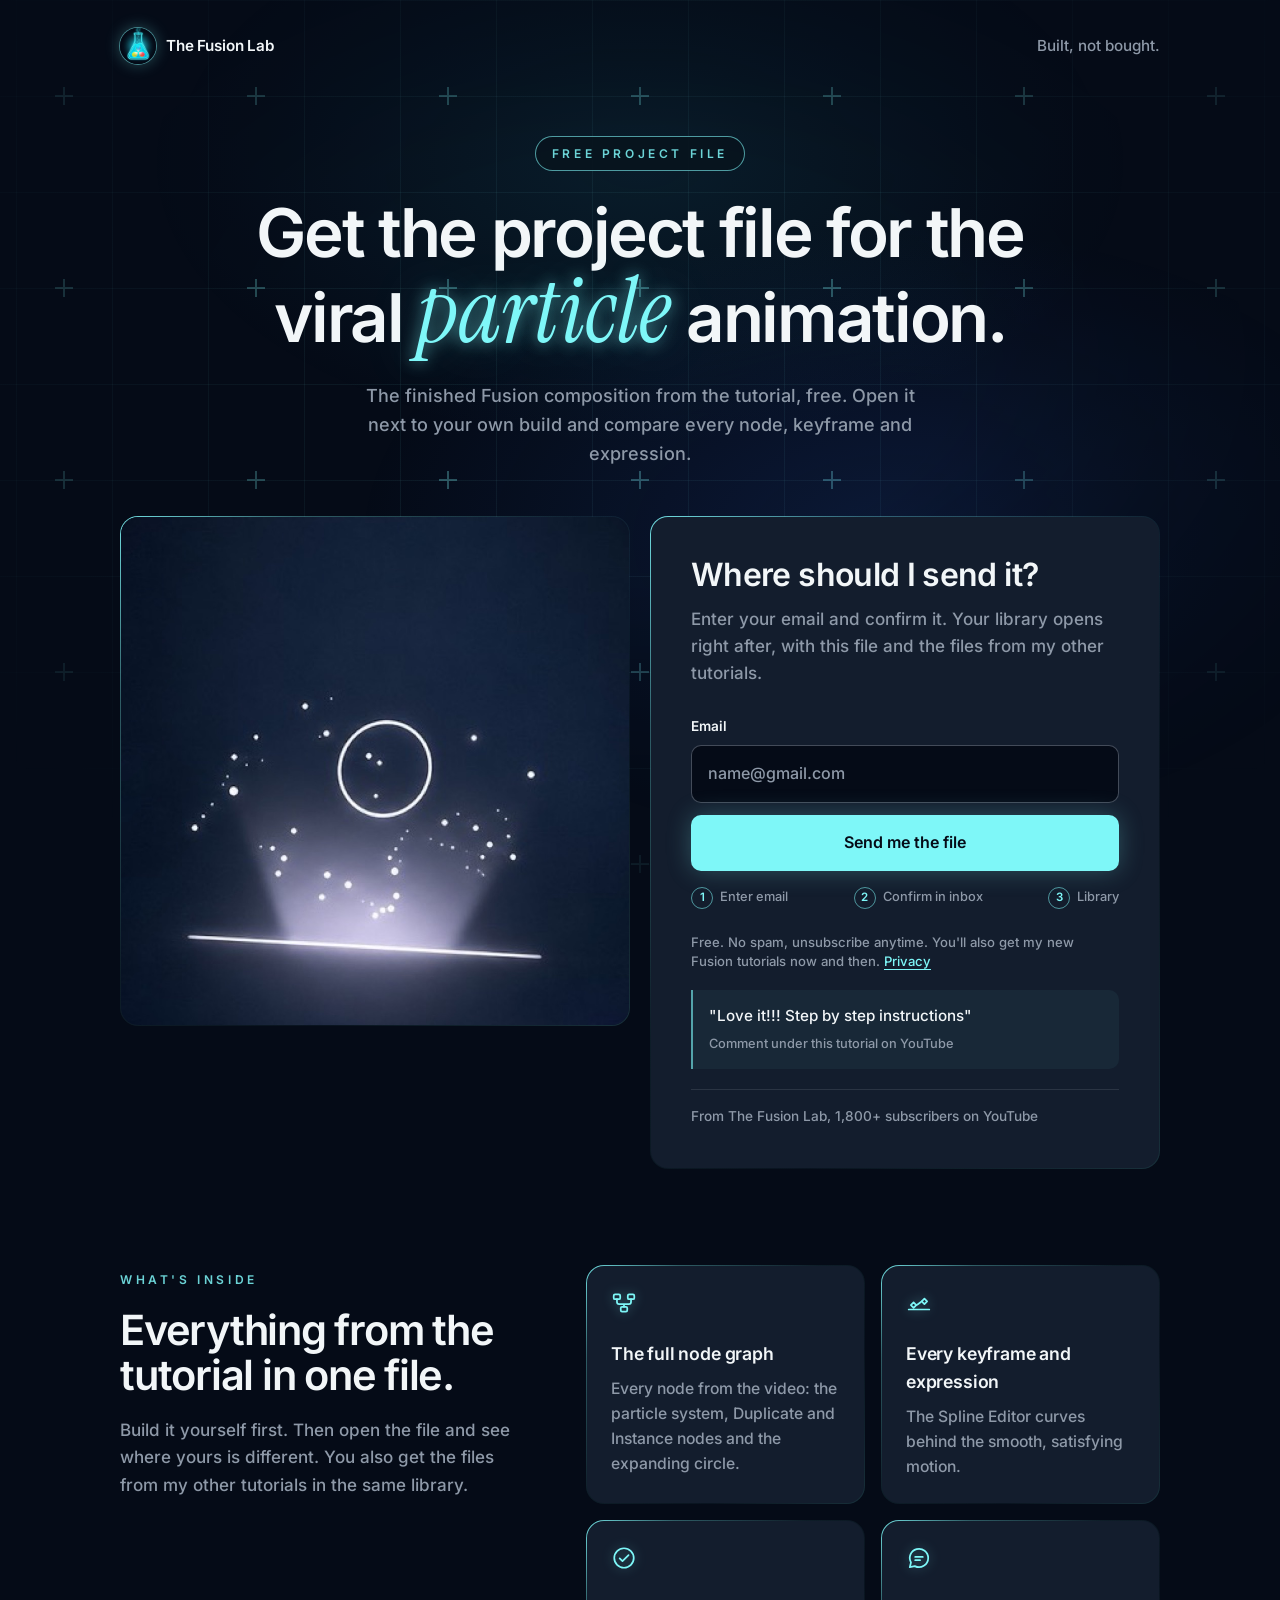
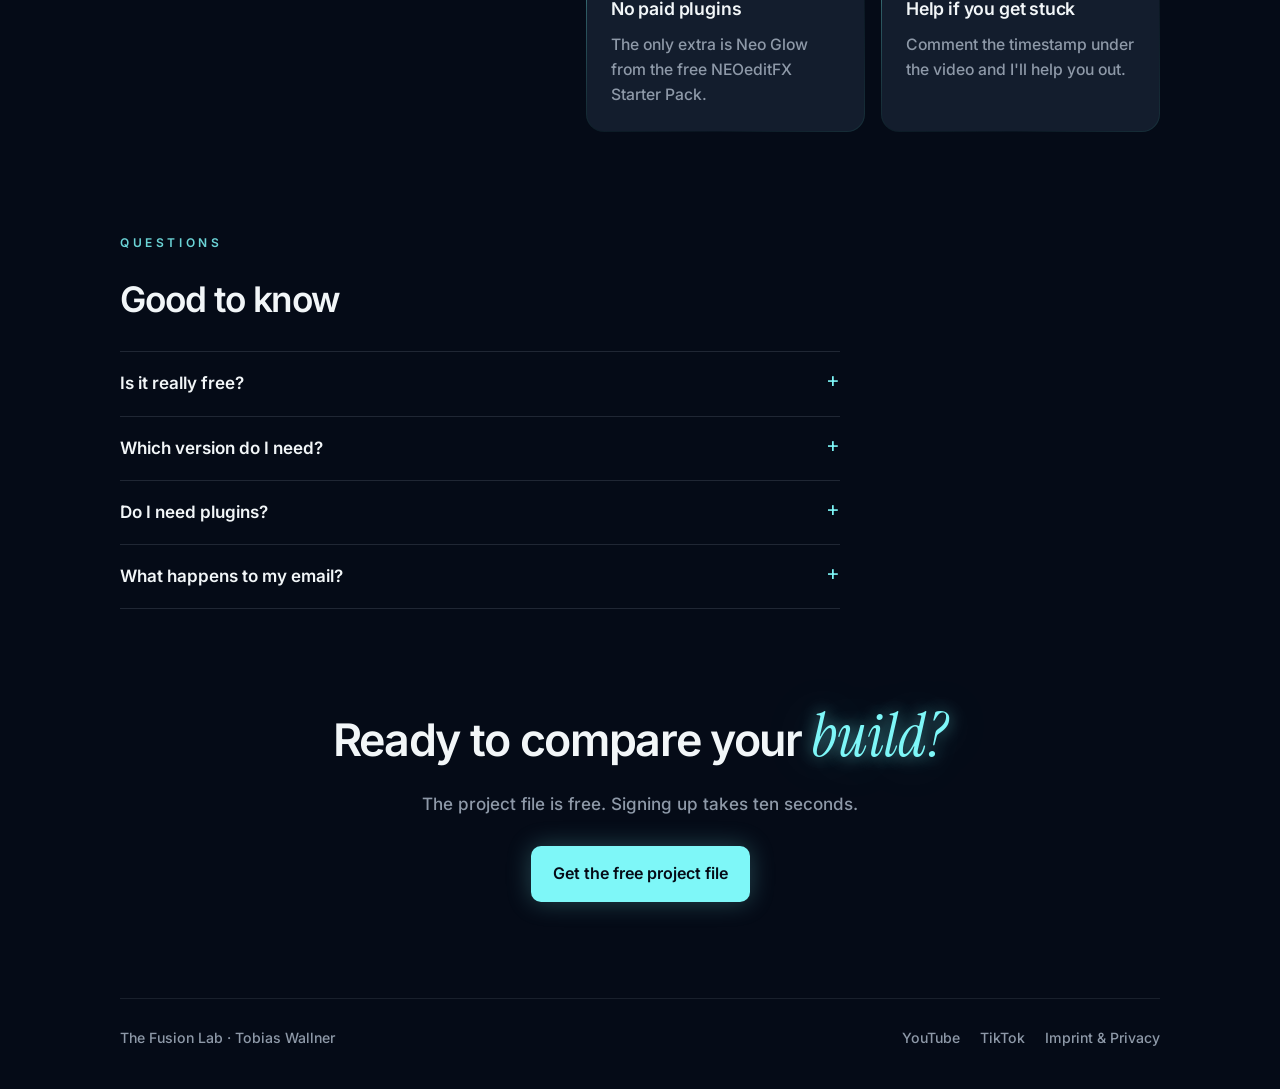
<file: viral-animations/index.html>
<!doctype html>
<html lang="en">
<head>
  <meta charset="utf-8">
  <meta name="viewport" content="width=device-width, initial-scale=1">
  <title>Free project file: Viral Particle Animation in DaVinci Resolve Fusion</title>
  <meta name="description" content="Get the free DaVinci Resolve project file for the viral particle animation tutorial. Every node, keyframe and expression from the video.">
  <meta property="og:title" content="Free project file: Viral Particle Animation in DaVinci Resolve Fusion">
  <meta property="og:description" content="Every node, keyframe and expression from the tutorial, ready to open in DaVinci Resolve.">
  <meta property="og:type" content="website">
  <meta property="og:image" content="https://thefusionlabfx.com/assets/viral-square.jpg">
  <meta property="og:url" content="https://thefusionlabfx.com/viral-animations/">
  <meta name="theme-color" content="#050B17">
  <link rel="preload" href="../assets/fonts/inter-var.woff2" as="font" type="font/woff2" crossorigin>
  <link rel="icon" type="image/png" href="../assets/favicon-64.png">
  <link rel="apple-touch-icon" href="../assets/apple-touch-icon.png">
  <link rel="stylesheet" href="../assets/site.css?v=20261121b">
</head>
<body>
  <div class="wrap">
    <header class="top">
      <a class="brand" href="../"><img src="../assets/logo-192.jpg" width="36" height="36" alt="">The Fusion Lab</a>
      <span class="claim">Built, not bought.</span>
    </header>

    <main>
      <section class="hero">
        <span class="pill rise d1">Free project file</span>
        <h1 class="rise d2 h-offer">Get the project file for the viral <span class="special inline">particle</span> animation.</h1>
        <p class="lead rise d3">The finished Fusion composition from the tutorial, free. Open it next to your own build and compare every node, keyframe and expression.</p>
      </section>

      <section class="offer">
        <div class="card media rise d4">
          <img src="../assets/viral-square.jpg" width="1000" height="1000" alt="Particles rising from a glowing line around a circle, built in DaVinci Resolve Fusion">
        </div>

        <div class="card signup rise d5">
          <h2>Where should I send it?</h2>
          <p>Enter your email and confirm it. Your library opens right after, with this file and the files from my other tutorials.</p>

          <!-- Formular geht an Kit-Formular 10217729 "02 Viral Animations" (Bestätigung führt in die private Library mit ?from=viral, Automation, Willkommens-Serie). -->
          <form id="signup" action="https://app.kit.com/forms/10217729/subscriptions" method="post" data-thanks="thanks.html" novalidate>
            <label class="field-label" for="email">Email</label>
            <input id="email" type="email" name="email_address" placeholder="name@gmail.com" autocomplete="email" inputmode="email" autocapitalize="off" spellcheck="false" required>
            <p class="hint" id="typo" hidden></p>
            <button class="btn" type="submit">Send me the file</button>
            <p class="error" id="form-error" role="alert" aria-live="polite"></p>
            <ol class="steps" aria-label="How it works">
              <li><b>1</b>Enter email</li>
              <li><b>2</b>Confirm in inbox</li>
              <li><b>3</b>Library</li>
            </ol>
            <p class="fine">Free. No spam, unsubscribe anytime. You'll also get my new Fusion tutorials now and then. <a href="../legal.html#privacy">Privacy</a></p>
          </form>
          <div class="quote"><p>"Love it!!! Step by step instructions"</p><span>Comment under this tutorial on YouTube</span></div>
          <p class="proof">From The Fusion Lab, 1,800+ subscribers on YouTube</p>
        </div>
      </section>

      <section class="section">
        <div class="inside">
          <div class="intro">
            <span class="label">What's inside</span>
            <h2>Everything from the tutorial in one file.</h2>
            <p>Build it yourself first. Then open the file and see where yours is different. You also get the files from my other tutorials in the same library.</p>
          </div>

          <div class="features">
            <div class="card feature">
              <svg viewBox="0 0 24 24" aria-hidden="true"><rect x="2.5" y="4" width="6" height="4.5" rx="1.2"/><rect x="15.5" y="4" width="6" height="4.5" rx="1.2"/><rect x="9" y="15.5" width="6" height="4.5" rx="1.2"/><path d="M5.5 8.5v2.5a2 2 0 0 0 2 2h9a2 2 0 0 0 2-2V8.5M12 13v2.5"/></svg>
              <h3>The full node graph</h3>
              <p>Every node from the video: the particle system, Duplicate and Instance nodes and the expanding circle.</p>
            </div>
            <div class="card feature">
              <svg viewBox="0 0 24 24" aria-hidden="true"><path d="M2.5 18h19"/><path d="M7 11.5l2.5 2.5L7 16.5 4.5 14z"/><path d="M17 8l2.5 2.5L17 13l-2.5-2.5z"/><path d="M9.5 14c2-1 3.5-2.5 5-3.5"/></svg>
              <h3>Every keyframe and expression</h3>
              <p>The Spline Editor curves behind the smooth, satisfying motion.</p>
            </div>
            <div class="card feature">
              <svg viewBox="0 0 24 24" aria-hidden="true"><circle cx="12" cy="12" r="9"/><path d="M8 12.3l2.6 2.6L16.2 9.3"/></svg>
              <h3>No paid plugins</h3>
              <p>The only extra is Neo Glow from the free NEOeditFX Starter Pack.</p>
            </div>
            <div class="card feature">
              <svg viewBox="0 0 24 24" aria-hidden="true"><path d="M20.5 12a8.5 8.5 0 0 1-12.4 7.5L3.5 20.5l1.1-4.3A8.5 8.5 0 1 1 20.5 12z"/><path d="M8.5 11h7M8.5 14h4.5"/></svg>
              <h3>Help if you get stuck</h3>
              <p>Comment the timestamp under the video and I'll help you out.</p>
            </div>
          </div>
        </div>
      </section>

      <section class="section faq">
        <span class="label">Questions</span>
        <h2>Good to know</h2>
        <details>
          <summary>Is it really free?</summary>
          <p>Yes. Enter your email, confirm it, and your library opens with the file at the top.</p>
        </details>
        <details>
          <summary>Which version do I need?</summary>
          <p>It's a Fusion composition built in DaVinci Resolve 21. Older versions may not open it correctly.</p>
        </details>
        <details>
          <summary>Do I need plugins?</summary>
          <p>Only Neo Glow, and it's free: <a href="https://neoeditfx.com/r/FUSIONLAB10/starter-pack">NEOeditFX Starter Pack</a>. It's not inside the file, because it's their tool. Sticky notes in the comp show where it goes. Without it, the glow is missing and everything else works the same.</p>
        </details>
        <details>
          <summary>What happens to my email?</summary>
          <p>It's stored with Kit, the email service I use, only to send you the file and my emails. Every email has an unsubscribe link. Details in the <a href="../legal.html#privacy">privacy notice</a>.</p>
        </details>
      </section>

      <section class="section final-cta">
        <h2>Ready to compare your <span class="special inline">build?</span></h2>
        <p>The project file is free. Signing up takes ten seconds.</p>
        <a class="btn" href="#email" id="to-form">Get the free project file</a>
      </section>
    </main>

    <footer class="foot">
      <span>The Fusion Lab · Tobias Wallner</span>
      <nav>
        <a href="https://www.youtube.com/@thefusionlabfx">YouTube</a>
        <a href="https://www.tiktok.com/@thefusionlabfx">TikTok</a>
        <a href="../legal.html">Imprint &amp; Privacy</a>
      </nav>
    </footer>
  </div>

  <script>
    // Sendet die E-Mail im Hintergrund an Kit und leitet bei Erfolg auf die Danke-Seite.
    // Ohne JavaScript oder bei Netzwerkfehlern geht das Formular normal an Kit.
    (function () {
      var form = document.getElementById("signup");
      var input = form.email_address;
      var btn = form.querySelector("button");
      var err = document.getElementById("form-error");
      var typo = document.getElementById("typo");
      var label = btn.textContent;
      var DOMAINS = ["gmail.com", "yahoo.com", "hotmail.com", "outlook.com", "icloud.com", "live.com",
                     "rediffmail.com", "yahoo.co.in", "protonmail.com", "gmx.de", "gmx.at", "web.de"];

      function dist(a, b) {
        var m = [], i, j;
        for (i = 0; i <= a.length; i++) { m[i] = [i]; }
        for (j = 0; j <= b.length; j++) { m[0][j] = j; }
        for (i = 1; i <= a.length; i++) {
          for (j = 1; j <= b.length; j++) {
            m[i][j] = Math.min(m[i - 1][j] + 1, m[i][j - 1] + 1, m[i - 1][j - 1] + (a[i - 1] === b[j - 1] ? 0 : 1));
          }
        }
        return m[a.length][b.length];
      }

      // Tippfehler in der Domain erkennen, z. B. gmial.com oder gmail.con
      function suggest() {
        var v = input.value.trim().toLowerCase(), at = v.lastIndexOf("@");
        typo.hidden = true;
        if (at < 1) { return; }
        var dom = v.slice(at + 1);
        if (!dom || DOMAINS.indexOf(dom) !== -1) { return; }
        var best = null, bestD = 3;
        DOMAINS.forEach(function (d) { var x = dist(dom, d); if (x < bestD) { bestD = x; best = d; } });
        if (best) {
          var fixed = v.slice(0, at + 1) + best;
          var b = document.createElement("button");
          b.type = "button"; b.className = "link"; b.textContent = fixed;
          b.onclick = function () { input.value = fixed; typo.hidden = true; input.focus(); };
          typo.textContent = "Did you mean ";
          typo.appendChild(b);
          typo.appendChild(document.createTextNode("?"));
          typo.hidden = false;
        }
      }
      input.addEventListener("blur", suggest);
      input.addEventListener("input", function () { err.textContent = ""; if (!typo.hidden) { suggest(); } });

      form.addEventListener("submit", function (e) {
        e.preventDefault();
        var email = input.value.trim();
        if (!/^[^\s@]+@[^\s@]+\.[^\s@]+$/.test(email)) {
          err.textContent = "Please enter a valid email address, for example name@gmail.com.";
          input.focus();
          return;
        }
        err.textContent = "";
        btn.disabled = true;
        btn.textContent = "Sending…";
        try { sessionStorage.setItem("tfl_email", email); } catch (x) {}

        fetch(form.action, {
          method: "POST",
          headers: { "Accept": "application/json" },
          body: new URLSearchParams(new FormData(form))
        })
          .then(function (res) { return res.json().then(function (data) { return { ok: res.ok, data: data }; }); })
          .then(function (r) {
            if (r.ok && r.data && r.data.status !== "failed") {
              window.location.href = form.getAttribute("data-thanks");
              return;
            }
            var msg = r.data && r.data.errors && r.data.errors.messages && r.data.errors.messages[0];
            err.textContent = msg || "Something went wrong. Please try again.";
            btn.disabled = false;
            btn.textContent = label;
          })
          .catch(function () { form.submit(); });
      });

      // Zweiter Button am Seitenende: zum Feld springen und es aktivieren
      var to = document.getElementById("to-form");
      if (to) {
        to.addEventListener("click", function (e) {
          e.preventDefault();
          input.scrollIntoView({ behavior: "smooth", block: "center" });
          setTimeout(function () { input.focus({ preventScroll: true }); }, 450);
        });
      }
    })();
  </script>
  <!-- Cloudflare Web Analytics (cookielos, siehe legal.html#privacy) -->
  <script type="module" src="https://static.cloudflareinsights.com/beacon.min.js" data-cf-beacon='{"token": "582ed70f904c4263ada892747ebbc93d"}'></script>
</body>
</html>
</file>
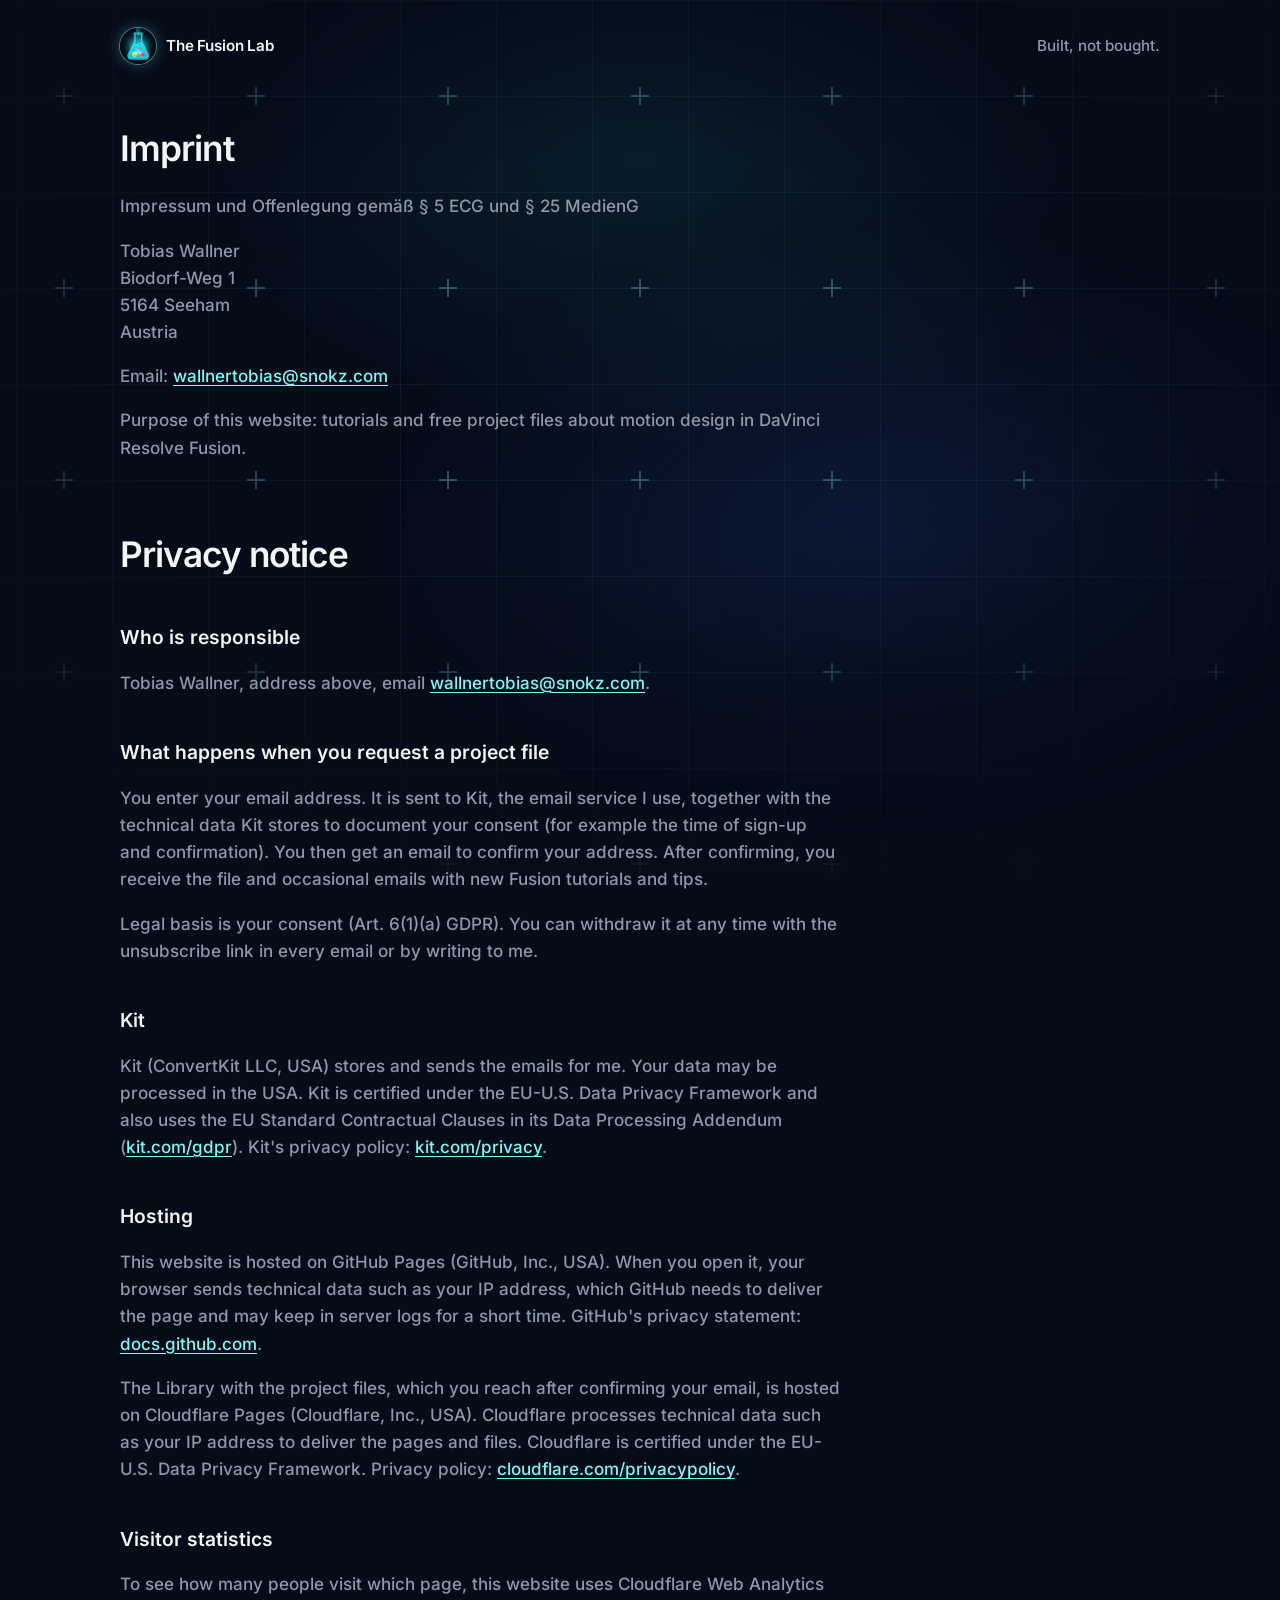
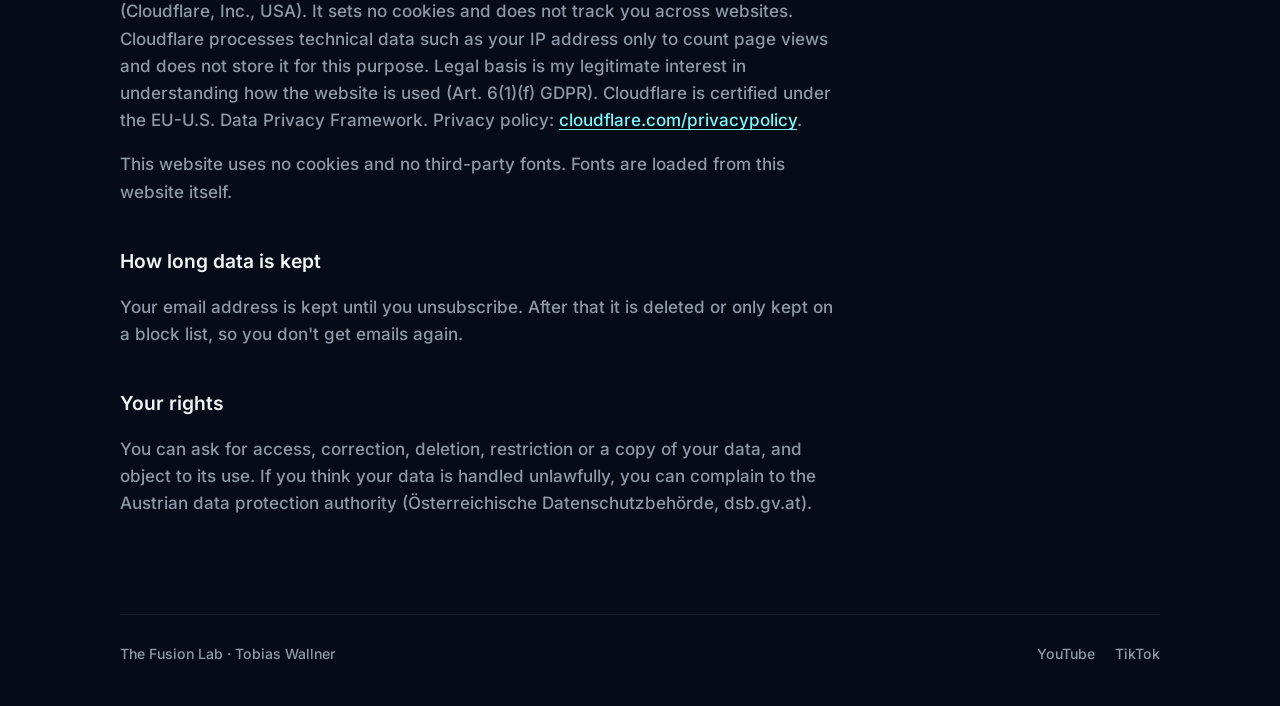
<file: legal.html>
<!doctype html>
<html lang="en">
<head>
  <meta charset="utf-8">
  <meta name="viewport" content="width=device-width, initial-scale=1">
  <title>Imprint &amp; Privacy · The Fusion Lab</title>
  <meta name="robots" content="noindex">
  <meta name="theme-color" content="#050B17">
  <link rel="icon" type="image/png" href="assets/favicon-64.png">
  <link rel="apple-touch-icon" href="assets/apple-touch-icon.png">
  <link rel="stylesheet" href="assets/site.css?v=20261121b">
</head>
<body>
  <!-- Stand 20.11.2026. Kontakt-Mail vorerst die persönliche Adresse (Freigabe Tobias), später hello@thefusionlabfx.com. Keine Rechtsberatung. -->
  <div class="wrap">
    <header class="top">
      <a class="brand" href="./"><img src="assets/logo-192.jpg" width="36" height="36" alt="">The Fusion Lab</a>
      <span class="claim">Built, not bought.</span>
    </header>

    <main class="legal">
      <h1>Imprint</h1>
      <p>Impressum und Offenlegung gemäß § 5 ECG und § 25 MedienG</p>
      <p>Tobias Wallner<br>Biodorf-Weg 1<br>5164 Seeham<br>Austria</p>
      <p>Email: <a href="&#109;&#97;&#105;&#108;&#116;&#111;&#58;&#119;&#97;&#108;&#108;&#110;&#101;&#114;&#116;&#111;&#98;&#105;&#97;&#115;&#64;&#115;&#110;&#111;&#107;&#122;&#46;&#99;&#111;&#109;">&#119;&#97;&#108;&#108;&#110;&#101;&#114;&#116;&#111;&#98;&#105;&#97;&#115;&#64;&#115;&#110;&#111;&#107;&#122;&#46;&#99;&#111;&#109;</a></p>
      <p>Purpose of this website: tutorials and free project files about motion design in DaVinci Resolve Fusion.</p>

      <h1 id="privacy" style="margin-top:64px">Privacy notice</h1>

      <h2>Who is responsible</h2>
      <p>Tobias Wallner, address above, email <a href="&#109;&#97;&#105;&#108;&#116;&#111;&#58;&#119;&#97;&#108;&#108;&#110;&#101;&#114;&#116;&#111;&#98;&#105;&#97;&#115;&#64;&#115;&#110;&#111;&#107;&#122;&#46;&#99;&#111;&#109;">&#119;&#97;&#108;&#108;&#110;&#101;&#114;&#116;&#111;&#98;&#105;&#97;&#115;&#64;&#115;&#110;&#111;&#107;&#122;&#46;&#99;&#111;&#109;</a>.</p>

      <h2>What happens when you request a project file</h2>
      <p>You enter your email address. It is sent to Kit, the email service I use, together with the technical data Kit stores to document your consent (for example the time of sign-up and confirmation). You then get an email to confirm your address. After confirming, you receive the file and occasional emails with new Fusion tutorials and tips.</p>
      <p>Legal basis is your consent (Art. 6(1)(a) GDPR). You can withdraw it at any time with the unsubscribe link in every email or by writing to me.</p>

      <h2>Kit</h2>
      <p>Kit (ConvertKit LLC, USA) stores and sends the emails for me. Your data may be processed in the USA. Kit is certified under the EU-U.S. Data Privacy Framework and also uses the EU Standard Contractual Clauses in its Data Processing Addendum (<a href="https://kit.com/gdpr">kit.com/gdpr</a>). Kit's privacy policy: <a href="https://kit.com/privacy">kit.com/privacy</a>.</p>

      <h2>Hosting</h2>
      <p>This website is hosted on GitHub Pages (GitHub, Inc., USA). When you open it, your browser sends technical data such as your IP address, which GitHub needs to deliver the page and may keep in server logs for a short time. GitHub's privacy statement: <a href="https://docs.github.com/en/site-policy/privacy-policies/github-general-privacy-statement">docs.github.com</a>.</p>
      <p>The Library with the project files, which you reach after confirming your email, is hosted on Cloudflare Pages (Cloudflare, Inc., USA). Cloudflare processes technical data such as your IP address to deliver the pages and files. Cloudflare is certified under the EU-U.S. Data Privacy Framework. Privacy policy: <a href="https://www.cloudflare.com/privacypolicy/">cloudflare.com/privacypolicy</a>.</p>

      <h2>Visitor statistics</h2>
      <p>To see how many people visit which page, this website uses Cloudflare Web Analytics (Cloudflare, Inc., USA). It sets no cookies and does not track you across websites. Cloudflare processes technical data such as your IP address only to count page views and does not store it for this purpose. Legal basis is my legitimate interest in understanding how the website is used (Art. 6(1)(f) GDPR). Cloudflare is certified under the EU-U.S. Data Privacy Framework. Privacy policy: <a href="https://www.cloudflare.com/privacypolicy/">cloudflare.com/privacypolicy</a>.</p>
      <p>This website uses no cookies and no third-party fonts. Fonts are loaded from this website itself.</p>

      <h2>How long data is kept</h2>
      <p>Your email address is kept until you unsubscribe. After that it is deleted or only kept on a block list, so you don't get emails again.</p>

      <h2>Your rights</h2>
      <p>You can ask for access, correction, deletion, restriction or a copy of your data, and object to its use. If you think your data is handled unlawfully, you can complain to the Austrian data protection authority (Österreichische Datenschutzbehörde, dsb.gv.at).</p>
    </main>

    <footer class="foot">
      <span>The Fusion Lab · Tobias Wallner</span>
      <nav>
        <a href="https://www.youtube.com/@thefusionlabfx">YouTube</a>
        <a href="https://www.tiktok.com/@thefusionlabfx">TikTok</a>
      </nav>
    </footer>
  </div>
  <!-- Cloudflare Web Analytics (cookielos, siehe legal.html#privacy) -->
  <script type="module" src="https://static.cloudflareinsights.com/beacon.min.js" data-cf-beacon='{"token": "582ed70f904c4263ada892747ebbc93d"}'></script>
</body>
</html>
</file>
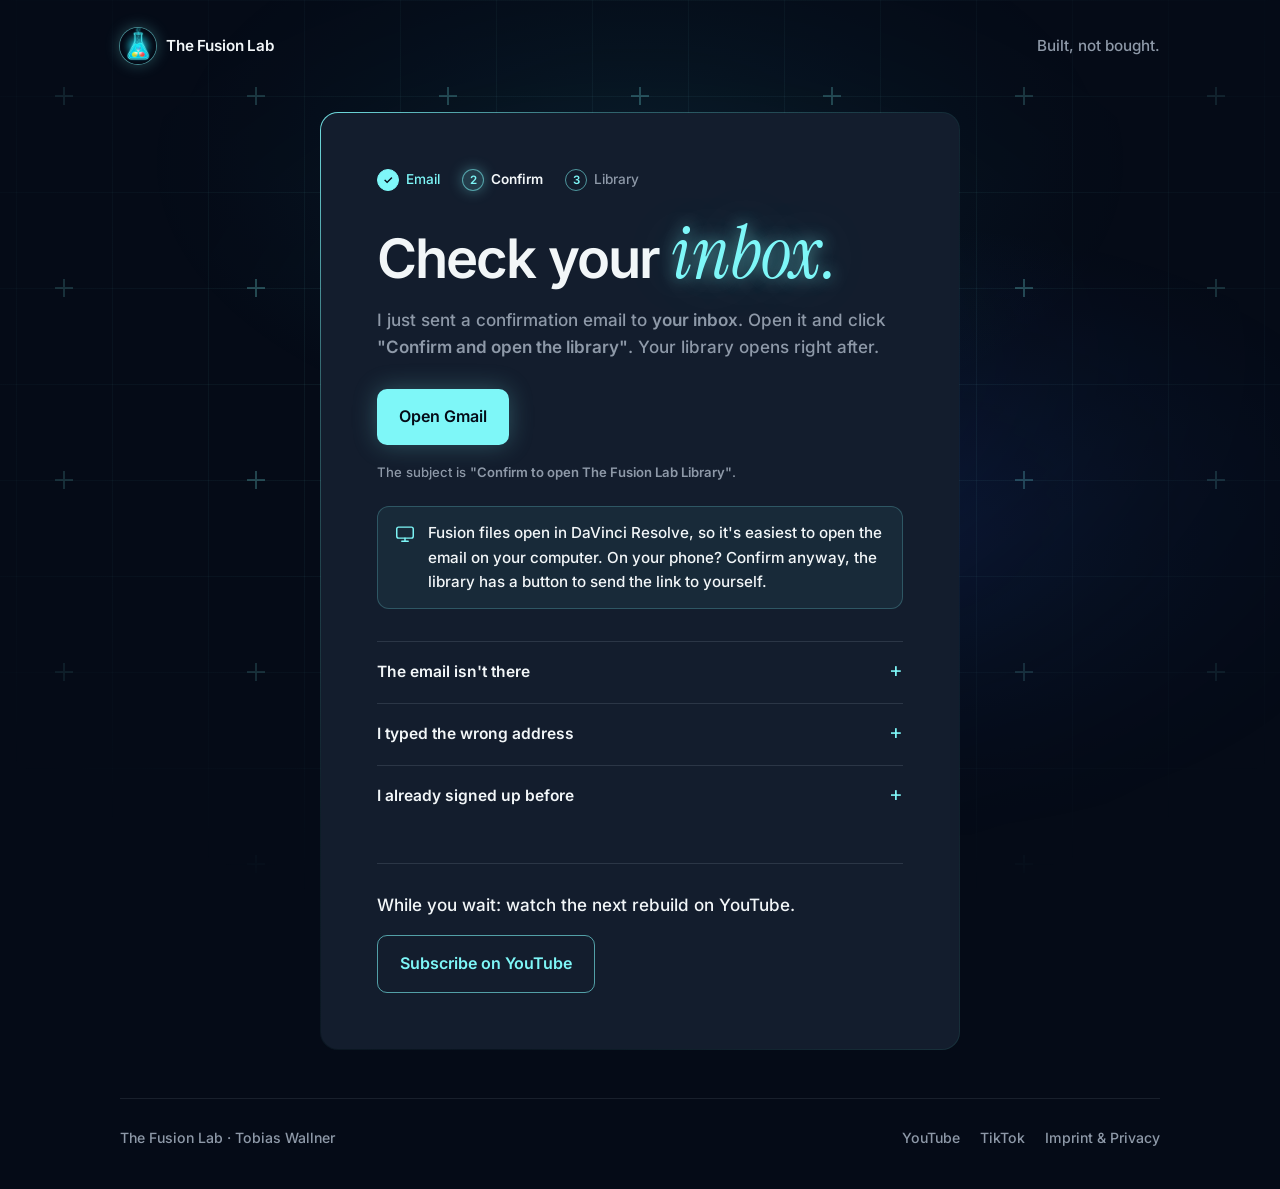
<file: library/thanks.html>
<!doctype html>
<html lang="en">
<head>
  <meta charset="utf-8">
  <meta name="viewport" content="width=device-width, initial-scale=1">
  <title>Check your inbox · The Fusion Lab</title>
  <meta name="robots" content="noindex">
  <meta name="theme-color" content="#050B17">
  <link rel="preload" href="../assets/fonts/inter-var.woff2" as="font" type="font/woff2" crossorigin>
  <link rel="icon" type="image/png" href="../assets/favicon-64.png">
  <link rel="apple-touch-icon" href="../assets/apple-touch-icon.png">
  <link rel="stylesheet" href="../assets/site.css?v=20261121b">
</head>
<body>
  <div class="wrap">
    <header class="top">
      <a class="brand" href="../"><img src="../assets/logo-192.jpg" width="36" height="36" alt="">The Fusion Lab</a>
      <span class="claim">Built, not bought.</span>
    </header>

    <main class="thanks">
      <div class="card rise d1">
        <ol class="progress" aria-label="Progress">
          <li class="done"><b>✓</b>Email</li>
          <li class="now"><b>2</b>Confirm</li>
          <li><b>3</b>Library</li>
        </ol>

        <h1>Check your <span class="special inline">inbox.</span></h1>
        <p>I just sent a confirmation email to <strong id="sent-to">your inbox</strong>. Open it and click <strong>"Confirm and open the library"</strong>. Your library opens right after.</p>

        <a class="btn" id="open-mail" href="https://mail.google.com/mail/u/0/#search/in%3Aanywhere+%22Fusion+Lab+Library%22" target="_blank" rel="noopener">Open Gmail</a>

        <p class="fine">The subject is <strong>"Confirm to open The Fusion Lab Library"</strong>.</p>

        <div class="pc-hint">
          <svg viewBox="0 0 24 24" aria-hidden="true"><rect x="3" y="4.5" width="18" height="12" rx="2"/><path d="M8.5 20h7M12 16.5V20"/></svg>
          <p>Fusion files open in DaVinci Resolve, so it's easiest to open the email on your computer. On your phone? Confirm anyway, the library has a button to send the link to yourself.</p>
        </div>

        <div class="faq small">
          <details>
            <summary>The email isn't there</summary>
            <p>Give it a minute, then check Spam and, in Gmail, the Promotions tab. Search for "Fusion Lab". Still nothing? <a href="./">Enter your email again</a>, a new email goes out.</p>
          </details>
          <details>
            <summary>I typed the wrong address</summary>
            <p>No problem. <a href="./">Enter it again</a> with the right one. The wrong one never gets confirmed, so it receives nothing.</p>
          </details>
          <details>
            <summary>I already signed up before</summary>
            <p>Then the email takes you straight to your library again. It's the same library with every file.</p>
          </details>
        </div>


        <div class="next">
          <p>While you wait: watch the next rebuild on YouTube.</p>
          <a class="btn btn-ghost" href="https://www.youtube.com/@thefusionlabfx?sub_confirmation=1" target="_blank" rel="noopener">Subscribe on YouTube</a>
        </div>
      </div>
    </main>

    <footer class="foot">
      <span>The Fusion Lab · Tobias Wallner</span>
      <nav>
        <a href="https://www.youtube.com/@thefusionlabfx">YouTube</a>
        <a href="https://www.tiktok.com/@thefusionlabfx">TikTok</a>
        <a href="../legal.html">Imprint &amp; Privacy</a>
      </nav>
    </footer>
  </div>

  <script>
    // Zeigt die eingegebene Adresse und den passenden Postfach-Button (nur lokal im Browser gespeichert).
    (function () {
      var email = null;
      try { email = sessionStorage.getItem("tfl_email"); } catch (x) {}
      var btn = document.getElementById("open-mail");
      if (!email) { return; }
      document.getElementById("sent-to").textContent = email;
      var dom = (email.split("@")[1] || "").toLowerCase();
      var q = encodeURIComponent('in:anywhere "Fusion Lab Library"');
      var apps = {
        "gmail.com": ["Open Gmail", "https://mail.google.com/mail/u/0/#search/" + q],
        "googlemail.com": ["Open Gmail", "https://mail.google.com/mail/u/0/#search/" + q],
        "outlook.com": ["Open Outlook", "https://outlook.live.com/mail/0/"],
        "hotmail.com": ["Open Outlook", "https://outlook.live.com/mail/0/"],
        "live.com": ["Open Outlook", "https://outlook.live.com/mail/0/"],
        "yahoo.com": ["Open Yahoo Mail", "https://mail.yahoo.com/"],
        "yahoo.co.in": ["Open Yahoo Mail", "https://mail.yahoo.com/"],
        "icloud.com": ["Open iCloud Mail", "https://www.icloud.com/mail"],
        "rediffmail.com": ["Open Rediffmail", "https://mail.rediff.com/"]
      };
      var app = apps[dom];
      if (app) { btn.textContent = app[0]; btn.href = app[1]; }
      else { btn.hidden = true; }
    })();
  </script>
  <!-- Cloudflare Web Analytics (cookielos, siehe legal.html#privacy) -->
  <script type="module" src="https://static.cloudflareinsights.com/beacon.min.js" data-cf-beacon='{"token": "582ed70f904c4263ada892747ebbc93d"}'></script>
</body>
</html>
</file>
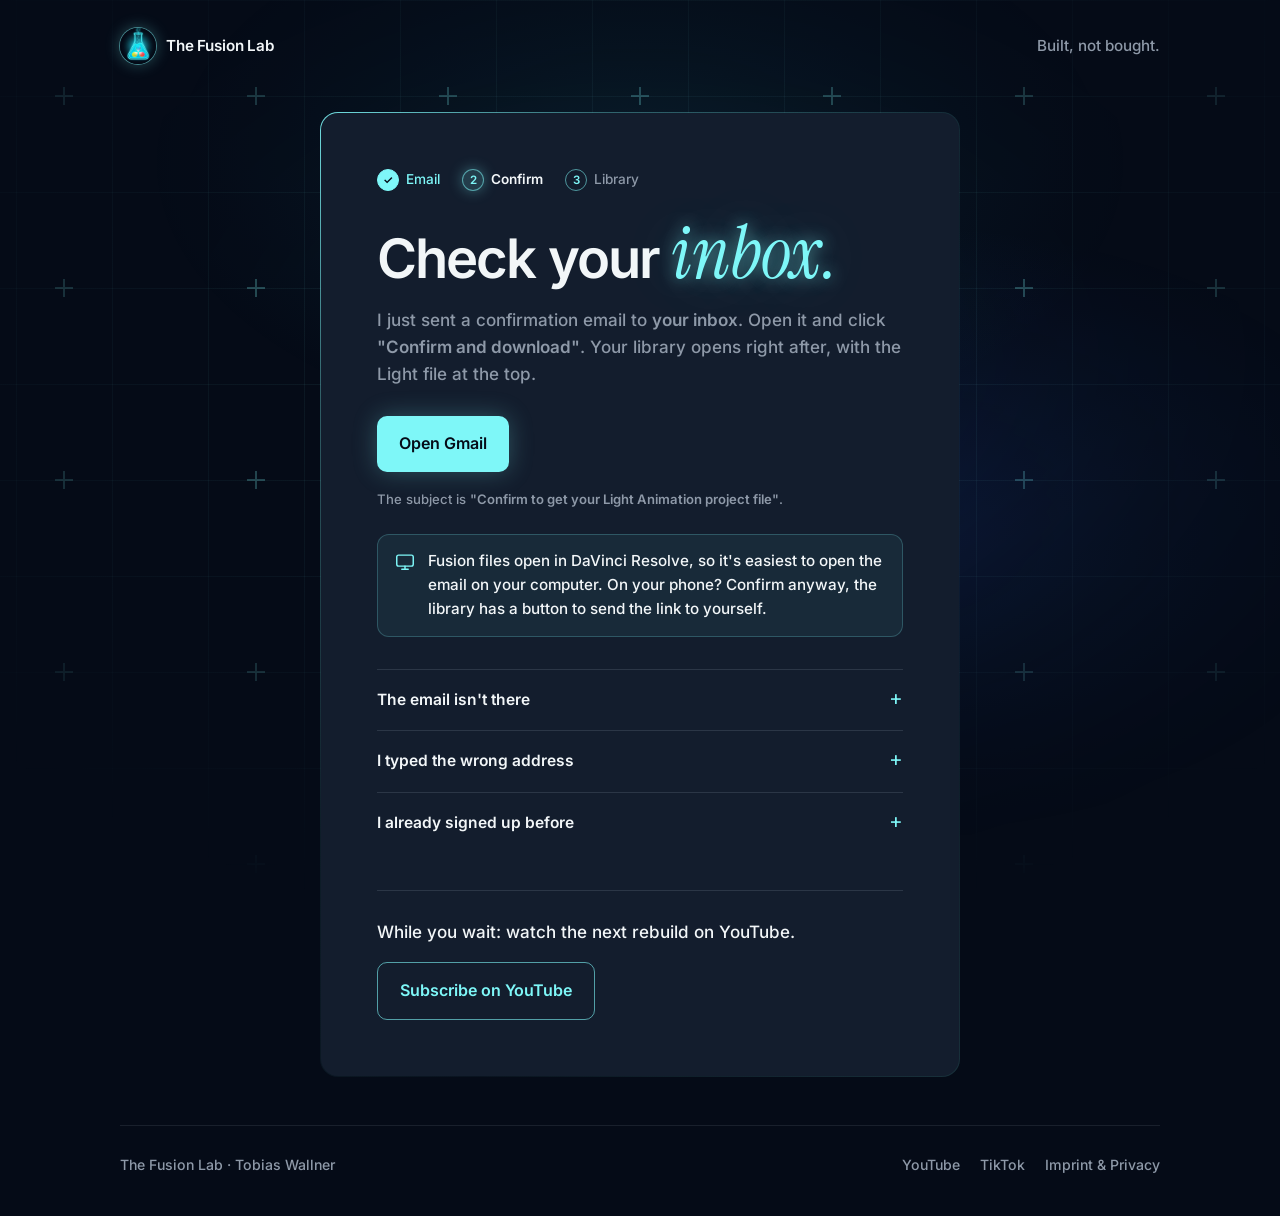
<file: light/thanks.html>
<!doctype html>
<html lang="en">
<head>
  <meta charset="utf-8">
  <meta name="viewport" content="width=device-width, initial-scale=1">
  <title>Check your inbox · The Fusion Lab</title>
  <meta name="robots" content="noindex">
  <meta name="theme-color" content="#050B17">
  <link rel="preload" href="../assets/fonts/inter-var.woff2" as="font" type="font/woff2" crossorigin>
  <link rel="icon" type="image/png" href="../assets/favicon-64.png">
  <link rel="apple-touch-icon" href="../assets/apple-touch-icon.png">
  <link rel="stylesheet" href="../assets/site.css?v=20261121b">
</head>
<body>
  <div class="wrap">
    <header class="top">
      <a class="brand" href="../"><img src="../assets/logo-192.jpg" width="36" height="36" alt="">The Fusion Lab</a>
      <span class="claim">Built, not bought.</span>
    </header>

    <main class="thanks">
      <div class="card rise d1">
        <ol class="progress" aria-label="Progress">
          <li class="done"><b>✓</b>Email</li>
          <li class="now"><b>2</b>Confirm</li>
          <li><b>3</b>Library</li>
        </ol>

        <h1>Check your <span class="special inline">inbox.</span></h1>
        <p>I just sent a confirmation email to <strong id="sent-to">your inbox</strong>. Open it and click <strong>"Confirm and download"</strong>. Your library opens right after, with the Light file at the top.</p>

        <a class="btn" id="open-mail" href="https://mail.google.com/mail/u/0/#search/in%3Aanywhere+%22Light+Animation+project+file%22" target="_blank" rel="noopener">Open Gmail</a>

        <p class="fine">The subject is <strong>"Confirm to get your Light Animation project file"</strong>.</p>

        <div class="pc-hint">
          <svg viewBox="0 0 24 24" aria-hidden="true"><rect x="3" y="4.5" width="18" height="12" rx="2"/><path d="M8.5 20h7M12 16.5V20"/></svg>
          <p>Fusion files open in DaVinci Resolve, so it's easiest to open the email on your computer. On your phone? Confirm anyway, the library has a button to send the link to yourself.</p>
        </div>

        <div class="faq small">
          <details>
            <summary>The email isn't there</summary>
            <p>Give it a minute, then check Spam and, in Gmail, the Promotions tab. Search for "Fusion Lab". Still nothing? <a href="./">Enter your email again</a>, a new email goes out.</p>
          </details>
          <details>
            <summary>I typed the wrong address</summary>
            <p>No problem. <a href="./">Enter it again</a> with the right one. The wrong one never gets confirmed, so it receives nothing.</p>
          </details>
          <details>
            <summary>I already signed up before</summary>
            <p>Then the email takes you straight to your library again. It's the same library with every file.</p>
          </details>
        </div>


        <div class="next">
          <p>While you wait: watch the next rebuild on YouTube.</p>
          <a class="btn btn-ghost" href="https://www.youtube.com/@thefusionlabfx?sub_confirmation=1" target="_blank" rel="noopener">Subscribe on YouTube</a>
        </div>
      </div>
    </main>

    <footer class="foot">
      <span>The Fusion Lab · Tobias Wallner</span>
      <nav>
        <a href="https://www.youtube.com/@thefusionlabfx">YouTube</a>
        <a href="https://www.tiktok.com/@thefusionlabfx">TikTok</a>
        <a href="../legal.html">Imprint &amp; Privacy</a>
      </nav>
    </footer>
  </div>

  <script>
    // Zeigt die eingegebene Adresse und den passenden Postfach-Button (nur lokal im Browser gespeichert).
    (function () {
      var email = null;
      try { email = sessionStorage.getItem("tfl_email"); } catch (x) {}
      var btn = document.getElementById("open-mail");
      if (!email) { return; }
      document.getElementById("sent-to").textContent = email;
      var dom = (email.split("@")[1] || "").toLowerCase();
      var q = encodeURIComponent('in:anywhere "Light Animation project file"');
      var apps = {
        "gmail.com": ["Open Gmail", "https://mail.google.com/mail/u/0/#search/" + q],
        "googlemail.com": ["Open Gmail", "https://mail.google.com/mail/u/0/#search/" + q],
        "outlook.com": ["Open Outlook", "https://outlook.live.com/mail/0/"],
        "hotmail.com": ["Open Outlook", "https://outlook.live.com/mail/0/"],
        "live.com": ["Open Outlook", "https://outlook.live.com/mail/0/"],
        "yahoo.com": ["Open Yahoo Mail", "https://mail.yahoo.com/"],
        "yahoo.co.in": ["Open Yahoo Mail", "https://mail.yahoo.com/"],
        "icloud.com": ["Open iCloud Mail", "https://www.icloud.com/mail"],
        "rediffmail.com": ["Open Rediffmail", "https://mail.rediff.com/"]
      };
      var app = apps[dom];
      if (app) { btn.textContent = app[0]; btn.href = app[1]; }
      else { btn.hidden = true; }
    })();
  </script>
  <!-- Cloudflare Web Analytics (cookielos, siehe legal.html#privacy) -->
  <script type="module" src="https://static.cloudflareinsights.com/beacon.min.js" data-cf-beacon='{"token": "582ed70f904c4263ada892747ebbc93d"}'></script>
</body>
</html>
</file>
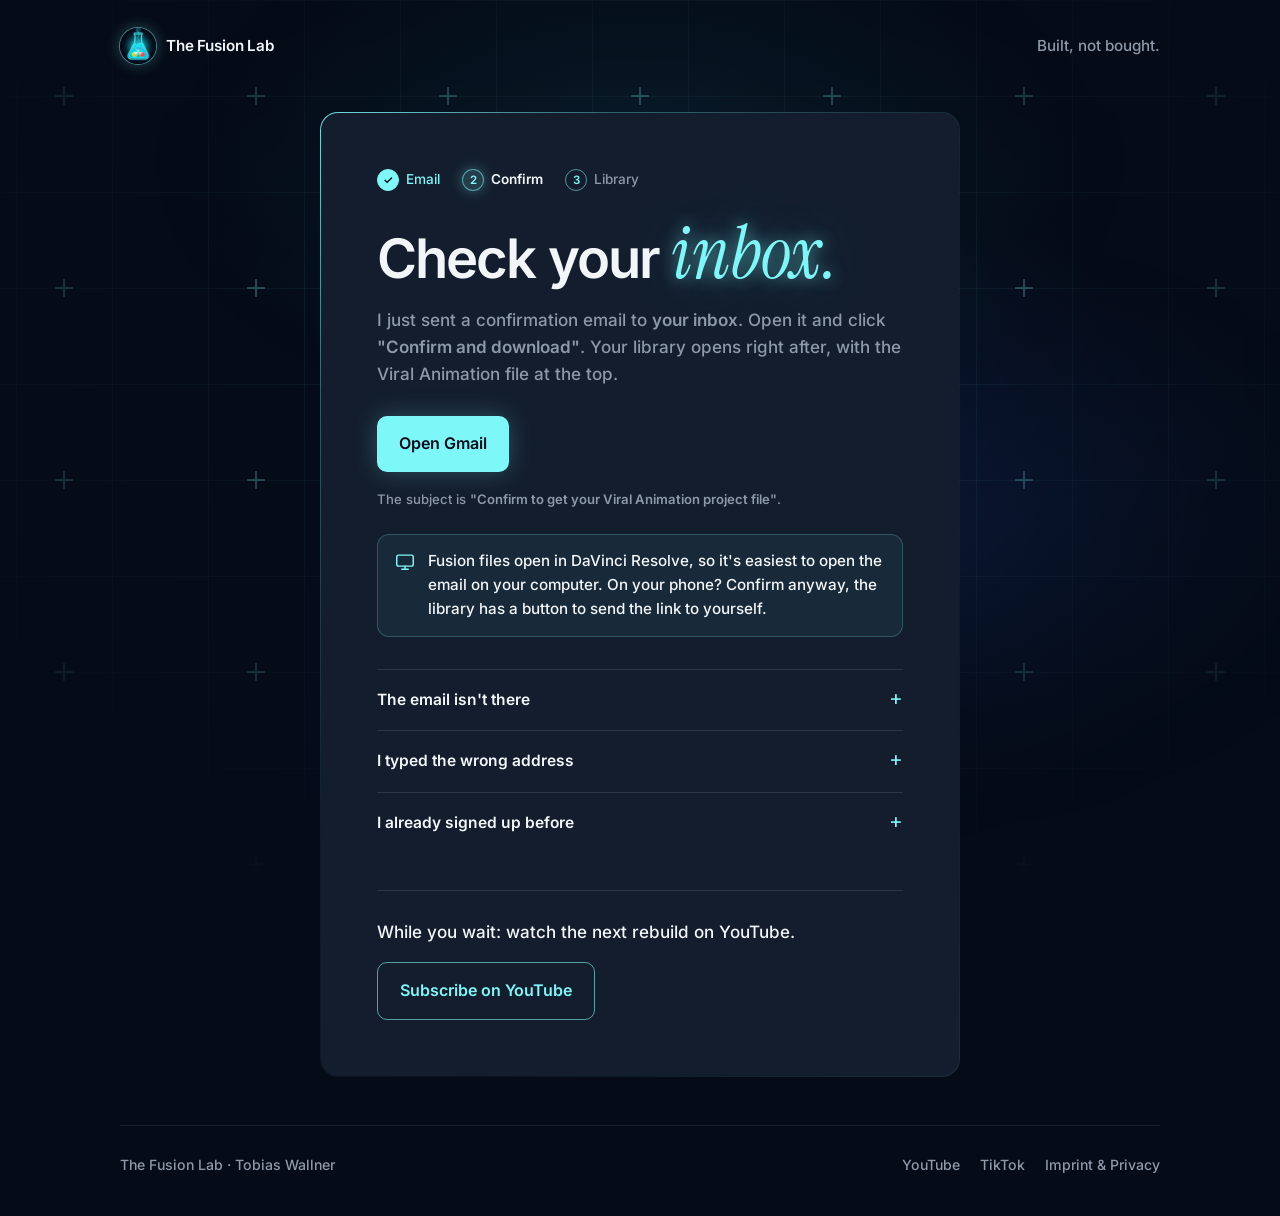
<file: viral-animations/thanks.html>
<!doctype html>
<html lang="en">
<head>
  <meta charset="utf-8">
  <meta name="viewport" content="width=device-width, initial-scale=1">
  <title>Check your inbox · The Fusion Lab</title>
  <meta name="robots" content="noindex">
  <meta name="theme-color" content="#050B17">
  <link rel="preload" href="../assets/fonts/inter-var.woff2" as="font" type="font/woff2" crossorigin>
  <link rel="icon" type="image/png" href="../assets/favicon-64.png">
  <link rel="apple-touch-icon" href="../assets/apple-touch-icon.png">
  <link rel="stylesheet" href="../assets/site.css?v=20261121b">
</head>
<body>
  <div class="wrap">
    <header class="top">
      <a class="brand" href="../"><img src="../assets/logo-192.jpg" width="36" height="36" alt="">The Fusion Lab</a>
      <span class="claim">Built, not bought.</span>
    </header>

    <main class="thanks">
      <div class="card rise d1">
        <ol class="progress" aria-label="Progress">
          <li class="done"><b>✓</b>Email</li>
          <li class="now"><b>2</b>Confirm</li>
          <li><b>3</b>Library</li>
        </ol>

        <h1>Check your <span class="special inline">inbox.</span></h1>
        <p>I just sent a confirmation email to <strong id="sent-to">your inbox</strong>. Open it and click <strong>"Confirm and download"</strong>. Your library opens right after, with the Viral Animation file at the top.</p>

        <a class="btn" id="open-mail" href="https://mail.google.com/mail/u/0/#search/in%3Aanywhere+%22Viral+Animation+project+file%22" target="_blank" rel="noopener">Open Gmail</a>

        <p class="fine">The subject is <strong>"Confirm to get your Viral Animation project file"</strong>.</p>

        <div class="pc-hint">
          <svg viewBox="0 0 24 24" aria-hidden="true"><rect x="3" y="4.5" width="18" height="12" rx="2"/><path d="M8.5 20h7M12 16.5V20"/></svg>
          <p>Fusion files open in DaVinci Resolve, so it's easiest to open the email on your computer. On your phone? Confirm anyway, the library has a button to send the link to yourself.</p>
        </div>

        <div class="faq small">
          <details>
            <summary>The email isn't there</summary>
            <p>Give it a minute, then check Spam and, in Gmail, the Promotions tab. Search for "Fusion Lab". Still nothing? <a href="./">Enter your email again</a>, a new email goes out.</p>
          </details>
          <details>
            <summary>I typed the wrong address</summary>
            <p>No problem. <a href="./">Enter it again</a> with the right one. The wrong one never gets confirmed, so it receives nothing.</p>
          </details>
          <details>
            <summary>I already signed up before</summary>
            <p>Then the email takes you straight to your library again. It's the same library with every file.</p>
          </details>
        </div>


        <div class="next">
          <p>While you wait: watch the next rebuild on YouTube.</p>
          <a class="btn btn-ghost" href="https://www.youtube.com/@thefusionlabfx?sub_confirmation=1" target="_blank" rel="noopener">Subscribe on YouTube</a>
        </div>
      </div>
    </main>

    <footer class="foot">
      <span>The Fusion Lab · Tobias Wallner</span>
      <nav>
        <a href="https://www.youtube.com/@thefusionlabfx">YouTube</a>
        <a href="https://www.tiktok.com/@thefusionlabfx">TikTok</a>
        <a href="../legal.html">Imprint &amp; Privacy</a>
      </nav>
    </footer>
  </div>

  <script>
    // Zeigt die eingegebene Adresse und den passenden Postfach-Button (nur lokal im Browser gespeichert).
    (function () {
      var email = null;
      try { email = sessionStorage.getItem("tfl_email"); } catch (x) {}
      var btn = document.getElementById("open-mail");
      if (!email) { return; }
      document.getElementById("sent-to").textContent = email;
      var dom = (email.split("@")[1] || "").toLowerCase();
      var q = encodeURIComponent('in:anywhere "Viral Animation project file"');
      var apps = {
        "gmail.com": ["Open Gmail", "https://mail.google.com/mail/u/0/#search/" + q],
        "googlemail.com": ["Open Gmail", "https://mail.google.com/mail/u/0/#search/" + q],
        "outlook.com": ["Open Outlook", "https://outlook.live.com/mail/0/"],
        "hotmail.com": ["Open Outlook", "https://outlook.live.com/mail/0/"],
        "live.com": ["Open Outlook", "https://outlook.live.com/mail/0/"],
        "yahoo.com": ["Open Yahoo Mail", "https://mail.yahoo.com/"],
        "yahoo.co.in": ["Open Yahoo Mail", "https://mail.yahoo.com/"],
        "icloud.com": ["Open iCloud Mail", "https://www.icloud.com/mail"],
        "rediffmail.com": ["Open Rediffmail", "https://mail.rediff.com/"]
      };
      var app = apps[dom];
      if (app) { btn.textContent = app[0]; btn.href = app[1]; }
      else { btn.hidden = true; }
    })();
  </script>
  <!-- Cloudflare Web Analytics (cookielos, siehe legal.html#privacy) -->
  <script type="module" src="https://static.cloudflareinsights.com/beacon.min.js" data-cf-beacon='{"token": "582ed70f904c4263ada892747ebbc93d"}'></script>
</body>
</html>
</file>
<file: assets/site.css>
/* The Fusion Lab: Landing Pages. Regeln aus projects/youtube-channel/brand/BRAND.md */

@font-face {
  font-family: "Inter";
  src: url("fonts/inter-var.woff2") format("woff2");
  font-weight: 400 600;
  font-display: swap;
}
@font-face {
  font-family: "Instrument Serif";
  src: url("fonts/instrument-serif-italic.woff2") format("woff2");
  font-style: italic;
  font-weight: 400;
  font-display: swap;
}

:root {
  --navy: #050B17;
  --surface: #131D2D;
  --cyan: #7EF7F8;
  --white: #F2F6F8;
  --grey: #8E99A8;
  --edge: linear-gradient(135deg,
    rgba(126, 247, 248, .9) 0%,
    rgba(126, 247, 248, .35) 18%,
    rgba(126, 247, 248, .08) 45%,
    rgba(126, 247, 248, .04) 70%,
    rgba(126, 247, 248, .16) 100%);
  --radius: 18px;
  --max: 1040px;
}

* { box-sizing: border-box; }

html { -webkit-text-size-adjust: 100%; }

body {
  margin: 0;
  background: var(--navy);
  color: var(--white);
  font-family: "Inter", -apple-system, BlinkMacSystemFont, "Segoe UI", sans-serif;
  font-weight: 500;
  font-size: 1.0625rem;
  line-height: 1.6;
  -webkit-font-smoothing: antialiased;
  min-height: 100vh;
  position: relative;
  overflow-x: hidden;
}

/* Hintergrund: Raster G2 + weiches Licht H1, zur Mitte voll, nach außen ausgeblendet */
body::before {
  content: "";
  position: fixed;
  inset: 0;
  z-index: -1;
  background:
    radial-gradient(ellipse 55% 45% at 50% 18%, rgba(47, 183, 214, .10), transparent 70%),
    radial-gradient(ellipse 60% 50% at 70% 60%, rgba(40, 90, 200, .18), transparent 70%),
    url("data:image/svg+xml,%3Csvg xmlns='http://www.w3.org/2000/svg' width='192' height='192'%3E%3Cpath d='M96 87v18M87 96h18' stroke='%237EF7F8' stroke-opacity='.3' stroke-width='2'/%3E%3C/svg%3E"),
    linear-gradient(rgba(126, 247, 248, .06) 1px, transparent 1px),
    linear-gradient(90deg, rgba(126, 247, 248, .06) 1px, transparent 1px);
  background-size: auto, auto, 192px 192px, 96px 96px, 96px 96px;
  background-position: center, center, center top, center top, center top;
  -webkit-mask-image: radial-gradient(ellipse 70% 65% at 50% 40%, #000 35%, transparent 100%);
          mask-image: radial-gradient(ellipse 70% 65% at 50% 40%, #000 35%, transparent 100%);
}

a { color: var(--cyan); text-underline-offset: 3px; }

.wrap { width: min(var(--max), 100% - 32px); margin-inline: auto; }

/* Kopfzeile */
.top {
  display: flex; justify-content: space-between; align-items: center;
  padding: 28px 0 0;
  font-size: .95rem;
}
.top .brand { display: inline-flex; align-items: center; gap: 10px; color: var(--white); font-weight: 600; text-decoration: none; letter-spacing: -.01em; }
.top .brand img {
  width: 36px; height: 36px; border-radius: 50%; display: block;
  box-shadow: 0 0 0 1px rgba(126, 247, 248, .45), 0 0 16px rgba(126, 247, 248, .3);
}

.top .claim { color: var(--grey); }

/* Pille */
.pill {
  display: inline-block;
  padding: 7px 16px;
  border-radius: 999px;
  background: rgba(8, 20, 30, .92);
  border: 1.5px solid rgba(126, 247, 248, .6);
  color: rgba(126, 247, 248, .85);
  font-size: .75rem; font-weight: 600;
  letter-spacing: .3em; text-transform: uppercase;
}

/* Hero */
.hero { text-align: center; padding: 72px 0 48px; }
.hero h1 {
  margin: 28px 0 0;
  font-weight: 600;
  font-size: clamp(2.5rem, 7.2vw, 5rem);
  line-height: 1.02;
  letter-spacing: -.035em;
}
.special {
  display: block;
  font-family: "Instrument Serif", Georgia, serif;
  font-style: italic; font-weight: 400;
  font-size: 1.35em;
  letter-spacing: 0;
  line-height: .95;
  color: var(--cyan);
  text-shadow: 0 0 16px rgba(126, 247, 248, .6), 0 0 54px rgba(126, 247, 248, .3);
}
.special.inline { display: inline; }
.lead {
  max-width: 560px; margin: 28px auto 0;
  color: var(--grey); font-size: 1.125rem;
}

/* Karte K2 mit Cyan-Lichtkante */
.card {
  border: 1.6px solid transparent;
  border-radius: var(--radius);
  background: linear-gradient(var(--surface), var(--surface)) padding-box, var(--edge) border-box;
}

/* Bild + Formular */
.offer {
  display: grid; gap: 20px;
  grid-template-columns: 1fr;
  margin-bottom: 96px;
}
@media (min-width: 820px) { .offer { grid-template-columns: 1fr 1fr; } }

.offer .media { overflow: hidden; padding: 0; aspect-ratio: 1 / 1; }
.offer .media img { width: 100%; height: 100%; object-fit: cover; display: block; border-radius: calc(var(--radius) - 2px); }

.signup { padding: clamp(24px, 4vw, 40px); display: flex; flex-direction: column; justify-content: center; }
.signup h2 { margin: 0; font-size: clamp(1.5rem, 3vw, 2rem); font-weight: 600; line-height: 1.15; letter-spacing: -.02em; }
.signup p { margin: 12px 0 0; color: var(--grey); }
.signup form { margin-top: 28px; display: grid; gap: 12px; }
.signup label { position: absolute; width: 1px; height: 1px; overflow: hidden; clip: rect(0 0 0 0); }
.signup input[type=email] {
  width: 100%; padding: 15px 16px;
  font: inherit; font-size: 1rem; color: var(--white);
  background: var(--navy);
  border: 1px solid rgba(142, 153, 168, .45);
  border-radius: 10px;
  outline: none;
  transition: border-color .2s, box-shadow .2s;
}
.signup input[type=email]::placeholder { color: var(--grey); }
.signup input[type=email]:focus { border-color: var(--cyan); box-shadow: 0 0 0 3px rgba(126, 247, 248, .18); }

.btn {
  display: inline-flex; justify-content: center; align-items: center;
  padding: 15px 22px;
  font: inherit; font-size: 1rem; font-weight: 600;
  color: var(--navy); background: var(--cyan);
  border: 0; border-radius: 10px; cursor: pointer;
  text-decoration: none;
  box-shadow: 0 0 24px rgba(126, 247, 248, .25);
  transition: transform .15s ease, box-shadow .2s ease, opacity .2s;
}
.btn:hover { box-shadow: 0 0 36px rgba(126, 247, 248, .4); }
.btn:active { transform: scale(.98); }
.btn[disabled] { opacity: .6; cursor: default; }

.fine { font-size: .82rem !important; color: var(--grey); line-height: 1.5; }
.error { color: #F75C61; font-size: .9rem; margin: 0 !important; }
.error:empty { display: none; }

/* Handy: Formular vor dem Bild, damit der Button ohne Scrollen sichtbar ist */
@media (max-width: 819px) {
  .offer .signup { order: -1; }
  .hero { padding: 48px 0 32px; }
}

/* Inhalt */
.section { padding: 0 0 96px; }
.label {
  font-size: .75rem; font-weight: 600; letter-spacing: .3em; text-transform: uppercase;
  color: rgba(126, 247, 248, .85);
}
.inside { display: grid; gap: 40px; grid-template-columns: 1fr; }
@media (min-width: 820px) { .inside { grid-template-columns: 5fr 7fr; gap: 56px; } }
.inside h2 { margin: 16px 0 0; font-size: clamp(1.8rem, 4vw, 2.6rem); line-height: 1.1; letter-spacing: -.03em; font-weight: 600; }
.inside .intro p { color: var(--grey); margin: 18px 0 0; }

.features { display: grid; gap: 16px; grid-template-columns: 1fr; }
@media (min-width: 560px) { .features { grid-template-columns: 1fr 1fr; } }
.feature { padding: 24px; }
.feature svg { width: 26px; height: 26px; stroke: var(--cyan); fill: none; stroke-width: 1.6; stroke-linecap: round; stroke-linejoin: round; filter: drop-shadow(0 0 6px rgba(126, 247, 248, .35)); }
.feature h3 { margin: 16px 0 0; font-size: 1.1rem; font-weight: 600; letter-spacing: -.01em; }
.feature p { margin: 8px 0 0; color: var(--grey); font-size: .98rem; }

/* FAQ */
.faq { max-width: 720px; }
.faq h2 { margin: 16px 0 24px; font-size: clamp(1.6rem, 3.5vw, 2.2rem); letter-spacing: -.03em; font-weight: 600; }
.faq details { border-top: 1px solid rgba(142, 153, 168, .2); padding: 18px 0; }
.faq details:last-child { border-bottom: 1px solid rgba(142, 153, 168, .2); }
.faq summary { cursor: pointer; font-weight: 600; list-style: none; display: flex; justify-content: space-between; gap: 16px; }
.faq summary::-webkit-details-marker { display: none; }
.faq summary::after { content: "+"; color: var(--cyan); font-weight: 400; font-size: 1.3rem; line-height: 1; }
.faq details[open] summary::after { content: "−"; }
.faq details p { color: var(--grey); margin: 10px 0 0; }

/* Fußzeile */
.foot {
  display: flex; flex-wrap: wrap; gap: 12px 24px; justify-content: space-between;
  padding: 28px 0 40px; color: var(--grey); font-size: .88rem;
  border-top: 1px solid rgba(142, 153, 168, .15);
}
.foot a { color: var(--grey); text-decoration: none; }
.foot a:hover { color: var(--white); }
.foot nav { display: flex; gap: 20px; flex-wrap: wrap; }

/* Danke-Seite */
.thanks { min-height: 72vh; display: grid; place-items: center; padding: 48px 0; }
.thanks .card { max-width: 640px; width: 100%; padding: clamp(28px, 6vw, 56px); text-align: left; }
.check {
  width: 52px; height: 52px; border-radius: 50%;
  display: grid; place-items: center;
  background: var(--cyan); color: var(--navy);
  box-shadow: 0 0 28px rgba(126, 247, 248, .45);
}
.check svg { width: 24px; height: 24px; stroke: currentColor; stroke-width: 3; fill: none; stroke-linecap: round; stroke-linejoin: round; }
.thanks h1 { margin: 28px 0 0; font-size: clamp(2.2rem, 6vw, 3.4rem); line-height: 1.05; letter-spacing: -.035em; font-weight: 600; }
.thanks p { color: var(--grey); margin: 18px 0 0; }
.thanks .next { margin-top: 36px; padding-top: 28px; border-top: 1px solid rgba(142, 153, 168, .2); }
.thanks .next p { margin: 0 0 16px; color: var(--white); }

/* Rechtliches */
.legal { max-width: 720px; padding: 56px 0 80px; }
.legal h1 { font-size: 2.2rem; letter-spacing: -.03em; margin: 0 0 8px; }
.legal h2 { font-size: 1.2rem; margin: 40px 0 8px; }
.legal p, .legal li { color: var(--grey); }

/* Eintritt: ein Element nach dem anderen, weich */
@media (prefers-reduced-motion: no-preference) {
  .rise { opacity: 0; transform: translateY(14px); animation: rise .7s cubic-bezier(.22, 1, .36, 1) forwards; }
  .d1 { animation-delay: .05s; } .d2 { animation-delay: .2s; } .d3 { animation-delay: .38s; }
  .d4 { animation-delay: .55s; } .d5 { animation-delay: .72s; }
  @keyframes rise { to { opacity: 1; transform: none; } }
}

/* ---- Conversion-Elemente (19./20.11.2026, cro-Skill) ---- */

/* Längere Angebots-Überschrift etwas kleiner */
.hero h1.h-offer { font-size: clamp(2.2rem, 6vw, 4.2rem); max-width: 900px; margin-inline: auto; }

/* Sichtbares Label statt nur Platzhalter */
.signup .field-label {
  position: static; width: auto; height: auto; overflow: visible; clip: auto;
  font-size: .85rem; font-weight: 600; color: var(--white); margin-bottom: -4px;
}

/* Tippfehler-Hinweis */
.hint { margin: -4px 0 0 !important; font-size: .9rem; color: var(--white) !important; }
.hint .link {
  font: inherit; color: var(--cyan); background: none; border: 0; padding: 0;
  text-decoration: underline; text-underline-offset: 3px; cursor: pointer;
}

/* Drei Schritte unter dem Button */
.steps {
  list-style: none; padding: 0; margin: 4px 0 0;
  display: flex; justify-content: space-between; gap: 8px;
  font-size: .8rem; color: var(--grey);
}
.steps li, .progress li { display: flex; align-items: center; gap: 7px; }
.steps b, .progress b {
  flex: none; width: 22px; height: 22px; border-radius: 50%;
  display: grid; place-items: center;
  font-size: .72rem; font-weight: 600;
  border: 1.5px solid rgba(126, 247, 248, .55); color: var(--cyan);
}

.proof { margin-top: 20px !important; padding-top: 16px; border-top: 1px solid rgba(142, 153, 168, .18); font-size: .85rem; color: var(--grey); }

/* Zweiter Aufruf am Seitenende */
.final-cta { text-align: center; }
.final-cta h2 { margin: 0; font-size: clamp(1.8rem, 4.5vw, 2.8rem); letter-spacing: -.03em; font-weight: 600; }
.final-cta p { color: var(--grey); margin: 14px 0 28px; }

/* Fortschritt auf der Danke-Seite */
.progress {
  list-style: none; padding: 0; margin: 0 0 8px;
  display: flex; flex-wrap: wrap; gap: 10px 22px;
  font-size: .85rem; color: var(--grey);
}
.progress .done { color: var(--cyan); }
.progress .done b { background: var(--cyan); color: var(--navy); border-color: var(--cyan); }
.progress .now { color: var(--white); font-weight: 600; }
.progress .now b { background: rgba(126, 247, 248, .15); box-shadow: 0 0 14px rgba(126, 247, 248, .35); }
.thanks .btn { margin-top: 28px; }
.thanks .next .btn { margin-top: 0; }

/* Zweitrangiger Button */
.btn-ghost {
  background: transparent; color: var(--cyan);
  border: 1.5px solid rgba(126, 247, 248, .6); box-shadow: none;
}
.btn-ghost:hover { box-shadow: 0 0 20px rgba(126, 247, 248, .2); }
.btn[hidden] { display: none; }

@media (max-width: 380px) { .steps { font-size: .74rem; } }

/* ---- Seite "Plugins I use" (20.11.2026) ---- */
.tool { max-width: 860px; margin-inline: auto; }
.tool-quote { padding: clamp(24px, 4vw, 36px); }
.tool-quote blockquote {
  margin: 14px 0 0; font-size: clamp(1.2rem, 2.6vw, 1.5rem); line-height: 1.45;
  font-weight: 500; letter-spacing: -.01em; color: var(--white);
}
.tool-quote .who { margin: 14px 0 0; color: var(--grey); font-size: .95rem; }
.tool-grid { display: grid; gap: 16px; grid-template-columns: 1fr; margin-top: 16px; }
@media (min-width: 680px) { .tool-grid { grid-template-columns: 1fr 1fr; } }
.tool-offer { padding: 24px; display: flex; flex-direction: column; }
.tool-offer h2 { margin: 0; font-size: 1.3rem; font-weight: 600; letter-spacing: -.02em; display: flex; align-items: center; gap: 10px; }
.tool-offer p { color: var(--grey); margin: 10px 0 20px; flex: 1; }
.tool-offer .btn { align-self: flex-start; }
.tool-offer .fine { margin: 12px 0 0; flex: none; }
.free {
  font-size: .7rem; font-weight: 600; letter-spacing: .2em; text-transform: uppercase;
  color: var(--cyan); border: 1.5px solid rgba(126, 247, 248, .6); border-radius: 999px; padding: 2px 10px;
}
.used-in { margin-top: 40px; }
.used-in ul { list-style: none; padding: 0; margin: 12px 0 0; }
.used-in li { padding: 10px 0; border-top: 1px solid rgba(142, 153, 168, .18); color: var(--grey); }
.used-in li:last-child { border-bottom: 1px solid rgba(142, 153, 168, .18); }
.used-in a { color: var(--white); text-decoration: none; font-weight: 600; }
.used-in a:hover { color: var(--cyan); }
.disclosure { margin-top: 28px !important; }

/* ---- Download-Seite nach der Bestätigung + Kommentar-Beleg (20.11.2026) ---- */
.howto { margin-top: 32px; }
.howto ol { margin: 12px 0 0; padding-left: 1.2em; color: var(--grey); }
.howto li { margin: 6px 0; }
.howto code { font-size: .9em; color: var(--white); background: rgba(126, 247, 248, .08); padding: 1px 6px; border-radius: 6px; }
.needs { margin-top: 32px; padding: 22px; background: linear-gradient(var(--navy), var(--navy)) padding-box, var(--edge) border-box; }
.needs p { margin: 10px 0 0; color: var(--grey); }
.needs-actions { display: flex; flex-wrap: wrap; gap: 12px; margin-top: 18px; }
.needs-actions .btn { margin-top: 0 !important; }
.needs .fine { margin-top: 14px !important; }
.quote { margin: 18px 0 0; padding: 14px 16px; border-left: 2px solid rgba(126, 247, 248, .6); background: rgba(126, 247, 248, .05); border-radius: 0 10px 10px 0; }
.quote p { margin: 0 !important; color: var(--white) !important; font-size: .95rem; }
.quote span { display: block; margin-top: 6px; font-size: .8rem; color: var(--grey); }

/* ---- Browser-Flächen aus der Palette (21.11.2026, impeccable craft floor) ---- */
::selection { background: rgba(126, 247, 248, .85); color: var(--navy); }
html { scrollbar-color: rgba(126, 247, 248, .28) var(--navy); }
input, textarea { caret-color: var(--cyan); }
a:focus-visible, button:focus-visible, summary:focus-visible, .btn:focus-visible {
  outline: 2px solid var(--cyan); outline-offset: 3px; border-radius: 10px;
}

/* ---- Library (privat, für bestätigte Abonnenten) ---- */
.lib-head { padding: 64px 0 36px; max-width: 760px; }
.lib-head h1 { margin: 0; font-size: clamp(2.3rem, 6.4vw, 3.8rem); line-height: 1.04; letter-spacing: -.035em; font-weight: 600; text-wrap: balance; }
.lib-head .lead { margin: 20px 0 0; max-width: 58ch; }
.keep { margin-top: 28px; display: flex; flex-wrap: wrap; align-items: center; gap: 12px; }
.keep p { margin: 0 8px 0 0; color: var(--grey); font-size: .95rem; flex-basis: 100%; }
@media (min-width: 680px) { .keep p { flex-basis: auto; } }
.keep .btn { padding: 10px 16px; font-size: .92rem; }
.keep .btn svg { width: 16px; height: 16px; margin-right: 8px; stroke: currentColor; fill: none; stroke-width: 1.8; stroke-linecap: round; stroke-linejoin: round; }
.phone-only { display: none; }
@media (hover: none) and (pointer: coarse) { .phone-only { display: inline; } }

.shelf { display: grid; gap: 22px; padding-bottom: 80px; }
.item { display: grid; grid-template-columns: 1fr; overflow: hidden; scroll-margin-top: 24px; transition: box-shadow .9s cubic-bezier(.16, 1, .3, 1); }
@media (min-width: 860px) { .item { grid-template-columns: 400px 1fr; } }
.item .thumb { display: block; aspect-ratio: 16 / 9; background: var(--navy); position: relative; overflow: hidden; }
@media (min-width: 860px) {
  .item .thumb { align-self: start; margin: 24px 0 24px 24px; border-radius: 12px; box-shadow: 0 0 0 1px rgba(126, 247, 248, .14), 0 18px 40px rgba(0, 0, 0, .35); }
  .item .body { padding-left: 32px; }
}
.item .thumb img { position: absolute; inset: 0; width: 100%; height: 100%; object-fit: cover; display: block; transition: transform .6s cubic-bezier(.16, 1, .3, 1); }
.item .thumb:hover img { transform: scale(1.03); }
.item .body { padding: clamp(22px, 3.6vw, 34px); }
.item h2 { margin: 0; font-size: clamp(1.45rem, 3vw, 1.8rem); font-weight: 600; letter-spacing: -.02em; line-height: 1.15; display: flex; flex-wrap: wrap; align-items: center; gap: 10px 12px; }
.item .desc { margin: 10px 0 0; color: var(--grey); max-width: 60ch; }
.files { list-style: none; padding: 0; margin: 20px 0 0; display: grid; gap: 9px; }
.files li { display: grid; grid-template-columns: 18px 1fr; gap: 10px; align-items: start; color: var(--grey); font-size: .96rem; line-height: 1.5; }
.files svg { width: 18px; height: 18px; margin-top: 2px; stroke: var(--cyan); fill: none; stroke-width: 1.6; stroke-linecap: round; stroke-linejoin: round; }
.files b { color: var(--white); font-weight: 600; }
.meta { margin: 18px 0 0; font-size: .85rem; color: var(--grey); font-variant-numeric: tabular-nums; }
.actions { display: flex; flex-wrap: wrap; gap: 12px; margin-top: 22px; }
.how { margin-top: 22px; border-top: 1px solid rgba(142, 153, 168, .2); padding-top: 14px; }
.how summary { cursor: pointer; font-weight: 600; font-size: .95rem; list-style: none; display: flex; justify-content: space-between; gap: 16px; }
.how summary::-webkit-details-marker { display: none; }
.how summary::after { content: "+"; color: var(--cyan); font-weight: 400; font-size: 1.25rem; line-height: 1; }
.how[open] summary::after { content: "−"; }
.how ol { color: var(--grey); margin: 10px 0 0; padding-left: 1.2em; font-size: .95rem; }
.how li { margin: 6px 0; }
.how code { font-size: .9em; color: var(--white); background: rgba(126, 247, 248, .08); padding: 1px 6px; border-radius: 6px; }

/* Die Datei, für die man sich gerade eingetragen hat: Aktiv-Zustand der Karte K2 (BRAND.md) */
.yours {
  display: none; font-size: .68rem; font-weight: 600; letter-spacing: .2em; text-transform: uppercase;
  color: var(--navy); background: var(--cyan); border-radius: 999px; padding: 3px 10px;
}
.item.is-yours .yours { display: inline-block; }
.item.is-yours { box-shadow: inset 0 0 0 2px rgba(126, 247, 248, .85), 0 0 70px rgba(126, 247, 248, .22), 0 34px 80px rgba(0, 0, 0, .45); }

.lib-more { display: grid; gap: 28px; padding: 8px 0 88px; border-top: 1px solid rgba(142, 153, 168, .15); padding-top: 44px; }
@media (min-width: 820px) { .lib-more { grid-template-columns: 1fr 1fr; gap: 56px; } }
.lib-more h2 { margin: 0; font-size: 1.25rem; font-weight: 600; letter-spacing: -.015em; }
.lib-more p { margin: 10px 0 0; color: var(--grey); max-width: 52ch; }

.gate { min-height: 70vh; display: grid; place-items: center; text-align: center; padding: 48px 0; }
.gate h1 { margin: 0; font-size: clamp(2rem, 5.5vw, 3rem); letter-spacing: -.03em; font-weight: 600; line-height: 1.08; }
.gate p { color: var(--grey); max-width: 46ch; margin: 16px auto 28px; }

/* Danke-Seiten: Hilfe, falls die Mail fehlt */
.faq.small { margin-top: 32px; max-width: none; }
.faq.small summary { font-size: .97rem; }
.faq.small details p { font-size: .95rem; }
.pc-hint { display: flex; gap: 12px; align-items: flex-start; margin-top: 24px; padding: 14px 16px; border-radius: 12px; background: rgba(126, 247, 248, .06); border: 1px solid rgba(126, 247, 248, .22); }
.pc-hint svg { flex: none; width: 22px; height: 22px; margin-top: 2px; stroke: var(--cyan); fill: none; stroke-width: 1.6; stroke-linecap: round; stroke-linejoin: round; }
.pc-hint p { margin: 0 !important; color: var(--white) !important; font-size: .95rem; }

/* Öffentliche Library-Seite: was drin ist */
.shelf-preview { list-style: none; padding: 0; margin: 0; display: grid; gap: 14px; }
.shelf-preview li { display: grid; grid-template-columns: 112px 1fr; gap: 16px; align-items: center; }
.shelf-preview img { width: 112px; height: auto; aspect-ratio: 16 / 9; object-fit: cover; border-radius: 10px; display: block; box-shadow: 0 0 0 1px rgba(126, 247, 248, .18); }
.shelf-preview strong { display: block; font-weight: 600; line-height: 1.3; }
.shelf-preview span { display: block; color: var(--grey); font-size: .92rem; line-height: 1.45; margin-top: 2px; }
.faq.small details:last-child { border-bottom: 0; }
</file>
